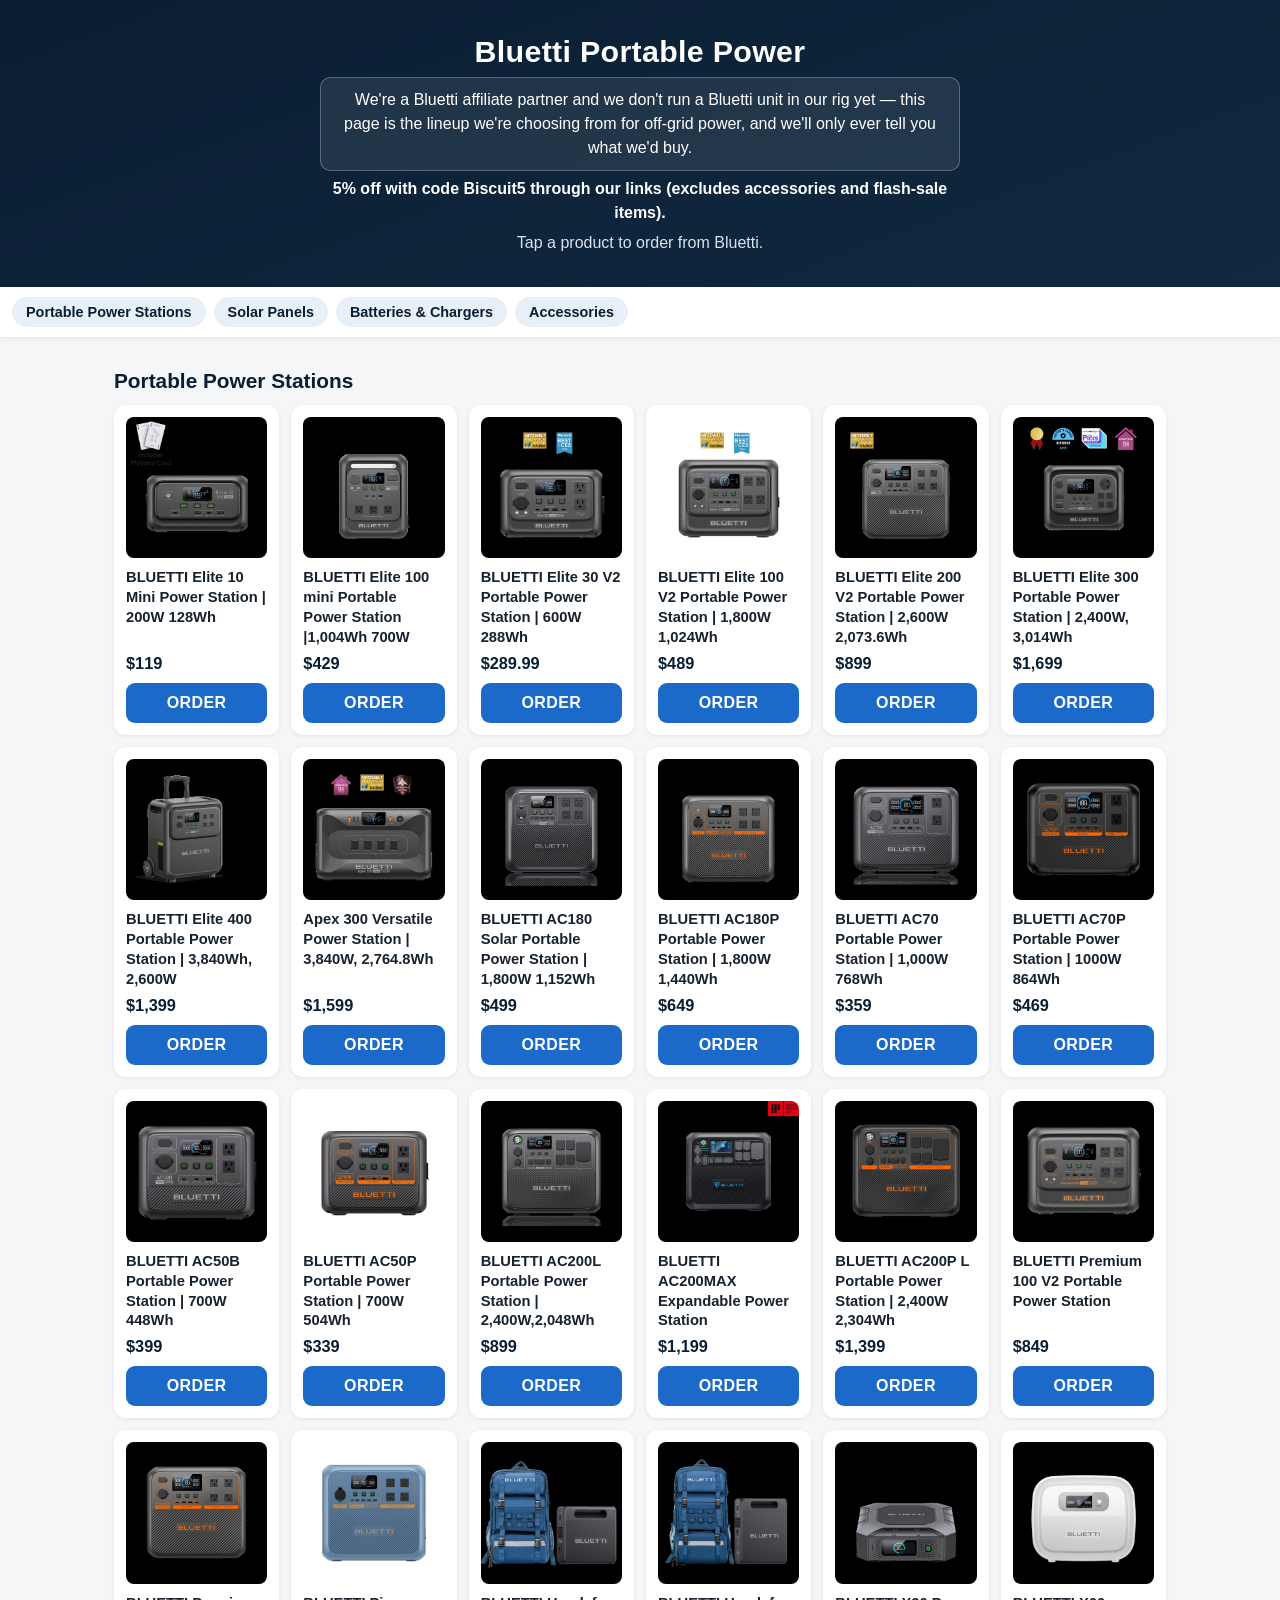
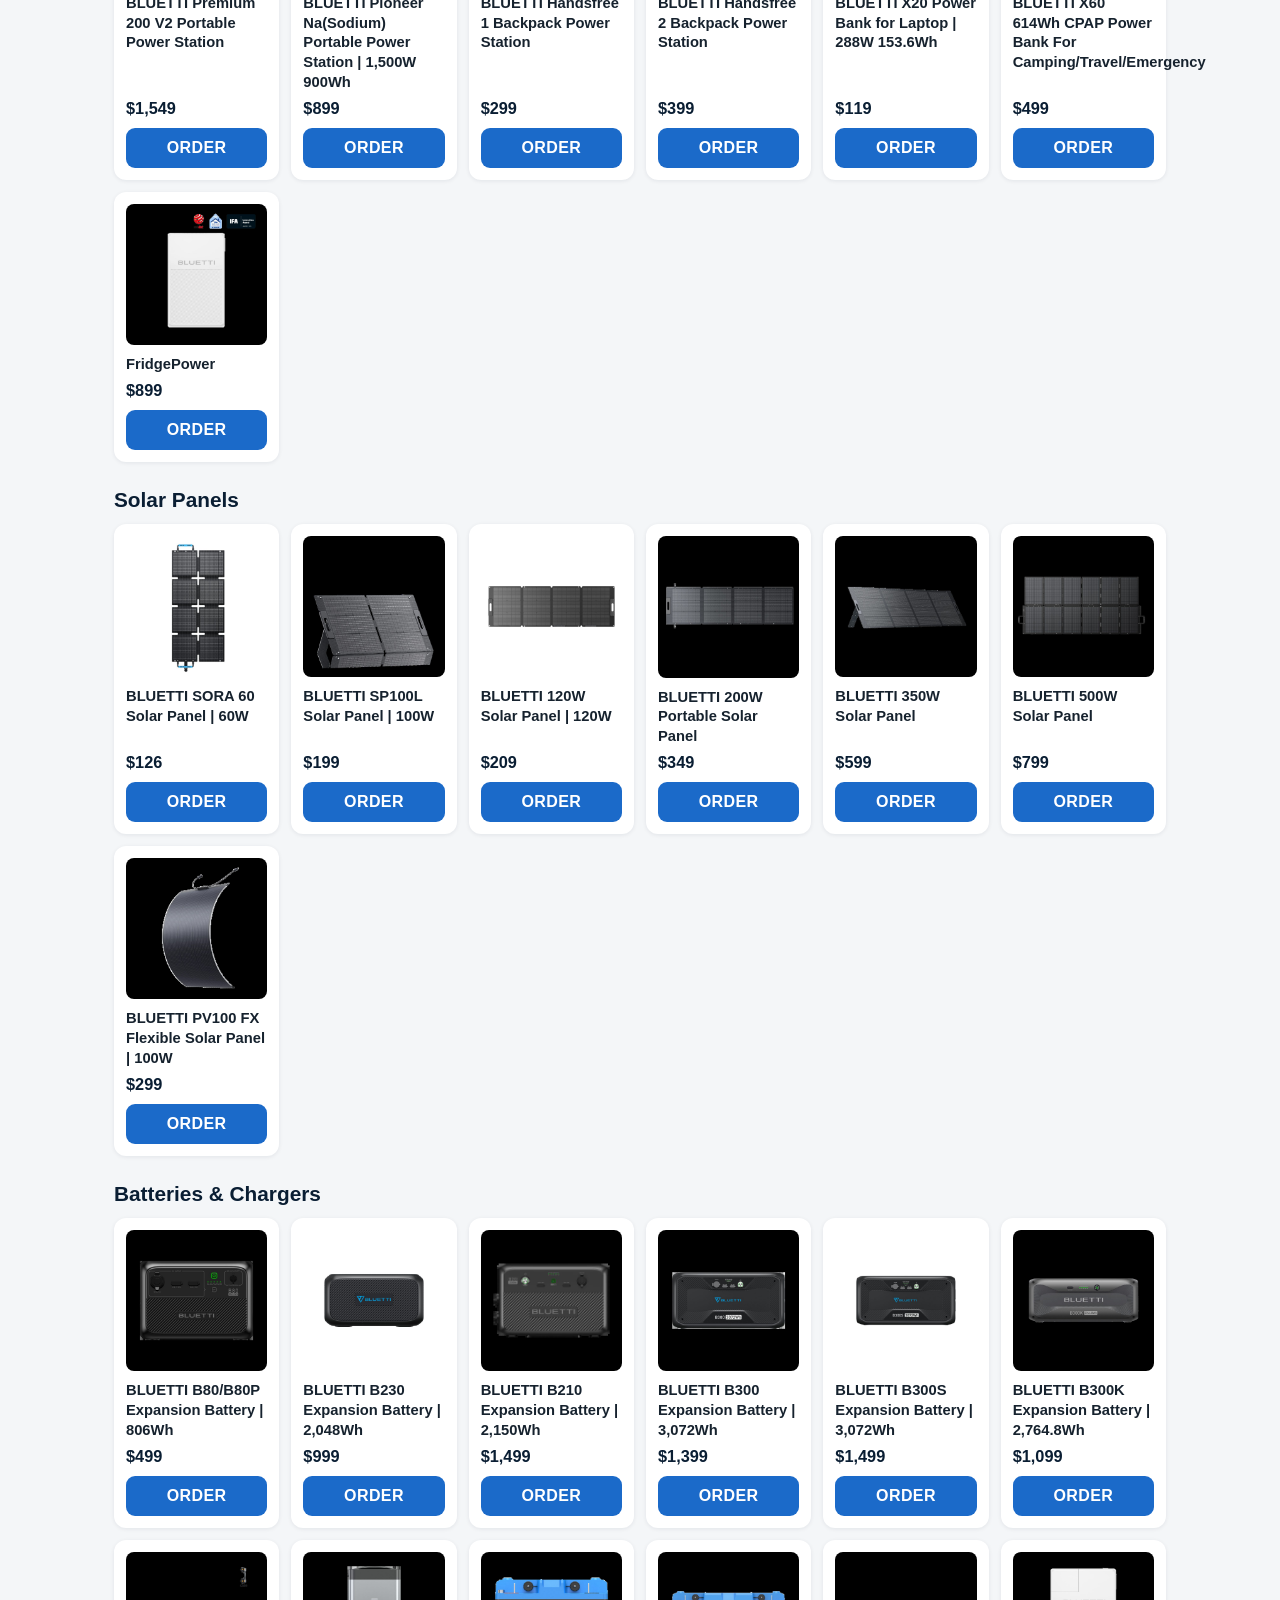
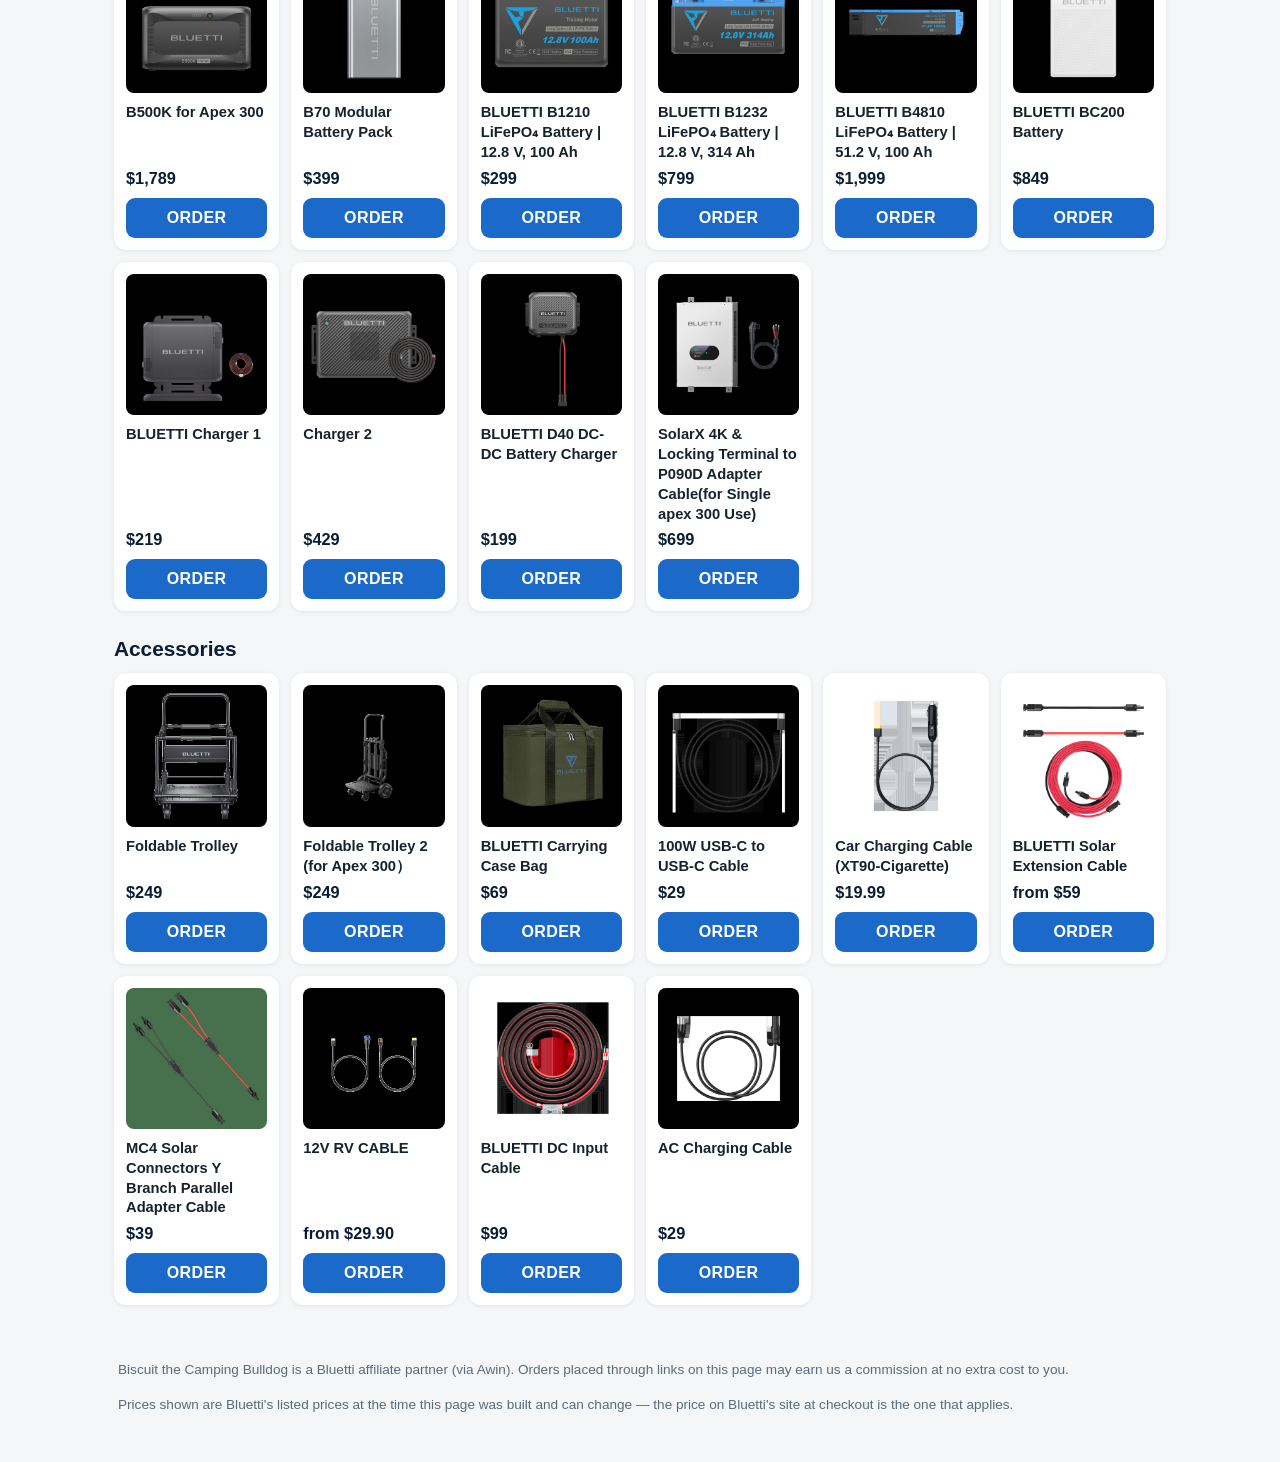
<file: bluetti/index.html>
<!DOCTYPE html>
<html lang="en">
<head>
<meta charset="utf-8">
<meta name="viewport" content="width=device-width, initial-scale=1">
<title>Bluetti Portable Power Stations, Solar Panels, Batteries &amp; Chargers — Shop</title>
<meta name="description" content="Bluetti portable power stations, solar panels, batteries and chargers. 5% off with code Biscuit5 through our links (excludes accessories and flash-sale items).">
<style>
:root{--navy:#0a1e33;--navy2:#10293f;--blue:#1b6ac9;--ink:#16222e;--mut:#5b6b7a;--bg:#f4f6f8;--card:#fff}
*{box-sizing:border-box}body{margin:0;font-family:-apple-system,'Segoe UI',Roboto,Helvetica,Arial,sans-serif;background:var(--bg);color:var(--ink)}
header{background:linear-gradient(160deg,var(--navy),var(--navy2));color:#fff;padding:34px 18px 26px;text-align:center}
header h1{margin:0 0 8px;font-size:1.9rem;letter-spacing:.3px}
header p{margin:6px auto;max-width:640px;line-height:1.5;color:#d7e4f0}
header .honest{background:rgba(255,255,255,.09);border:1px solid rgba(255,255,255,.25);border-radius:10px;padding:10px 14px;color:#fff}
header .code{font-weight:600;color:#fff}
nav{position:sticky;top:0;z-index:10;background:#fff;display:flex;gap:8px;overflow-x:auto;padding:10px 12px;box-shadow:0 1px 6px rgba(0,0,0,.08)}
nav a{white-space:nowrap;text-decoration:none;color:var(--navy);background:#e8eff6;border-radius:999px;padding:7px 14px;font-size:.9rem;font-weight:600}
main{max-width:1080px;margin:0 auto;padding:6px 14px 30px}
section h2{margin:26px 0 12px;font-size:1.3rem;color:var(--navy)}
.grid{display:grid;grid-template-columns:repeat(auto-fill,minmax(160px,1fr));gap:12px}
.card{background:var(--card);border-radius:12px;padding:12px;display:flex;flex-direction:column;box-shadow:0 1px 4px rgba(10,30,51,.08)}
.card img{width:100%;aspect-ratio:1/1;object-fit:contain;border-radius:8px;background:#fff}
.card h3{font-size:.92rem;line-height:1.35;margin:10px 0 6px;flex:1}
.price{font-weight:700;color:var(--navy);margin:0 0 10px;font-size:1.02rem}
.btn{display:block;text-align:center;background:var(--blue);color:#fff;text-decoration:none;font-weight:700;padding:11px;border-radius:9px;letter-spacing:.4px}
footer{max-width:1080px;margin:0 auto;padding:10px 18px 34px;color:var(--mut);font-size:.85rem;line-height:1.55}
</style>
<link rel="canonical" href="https://bluetti.biscuitthecampingbulldog.com/">
<meta name="robots" content="index, follow, max-image-preview:large, max-snippet:-1">
<meta property="og:type" content="website">
<meta property="og:site_name" content="Biscuit the Camping Bulldog — Bluetti Shop">
<meta property="og:title" content="Bluetti Portable Power Stations, Solar Panels, Batteries &amp; Chargers — Shop">
<meta property="og:description" content="Bluetti portable power stations, solar panels, batteries and chargers. 5% off with code Biscuit5 through our links (excludes accessories and flash-sale items).">
<meta property="og:url" content="https://bluetti.biscuitthecampingbulldog.com/">
<meta property="og:image" content="https://bluetti.biscuitthecampingbulldog.com/images/01-elite-10-mini-portable-power-station.jpg">
<meta property="og:image:alt" content="BLUETTI Elite 10 Mini Power Station | 200W 128Wh">
<meta name="twitter:card" content="summary_large_image">
<meta name="twitter:title" content="Bluetti Portable Power Stations, Solar Panels, Batteries &amp; Chargers — Shop">
<meta name="twitter:description" content="Bluetti portable power stations, solar panels, batteries and chargers. 5% off with code Biscuit5 through our links (excludes accessories and flash-sale items).">
<meta name="twitter:image" content="https://bluetti.biscuitthecampingbulldog.com/images/01-elite-10-mini-portable-power-station.jpg">
<script type="application/ld+json">
{
  "@context": "https://schema.org",
  "@type": "ItemList",
  "name": "Bluetti portable power stations, solar panels, batteries and chargers",
  "url": "https://bluetti.biscuitthecampingbulldog.com/",
  "numberOfItems": 58,
  "itemListElement": [
    {
      "@type": "ListItem",
      "position": 1,
      "item": {
        "@type": "Product",
        "name": "BLUETTI Elite 10 Mini Power Station | 200W 128Wh",
        "image": "https://bluetti.biscuitthecampingbulldog.com/images/01-elite-10-mini-portable-power-station.jpg",
        "url": "https://www.awin1.com/cread.php?awinmid=59271&awinaffid=3103812&ued=https%3A%2F%2Fwww.bluettipower.com%2Fproducts%2Felite-10-mini-portable-power-station",
        "offers": {
          "@type": "Offer",
          "url": "https://www.awin1.com/cread.php?awinmid=59271&awinaffid=3103812&ued=https%3A%2F%2Fwww.bluettipower.com%2Fproducts%2Felite-10-mini-portable-power-station",
          "priceCurrency": "USD",
          "price": "119",
          "availability": "https://schema.org/InStock"
        }
      }
    },
    {
      "@type": "ListItem",
      "position": 2,
      "item": {
        "@type": "Product",
        "name": "BLUETTI Elite 100 mini Portable Power Station |1,004Wh 700W",
        "image": "https://bluetti.biscuitthecampingbulldog.com/images/02-elite-100-mini-portable-power-station.jpg",
        "url": "https://www.awin1.com/cread.php?awinmid=59271&awinaffid=3103812&ued=https%3A%2F%2Fwww.bluettipower.com%2Fproducts%2Felite-100-mini-portable-power-station",
        "offers": {
          "@type": "Offer",
          "url": "https://www.awin1.com/cread.php?awinmid=59271&awinaffid=3103812&ued=https%3A%2F%2Fwww.bluettipower.com%2Fproducts%2Felite-100-mini-portable-power-station",
          "priceCurrency": "USD",
          "price": "429",
          "availability": "https://schema.org/InStock"
        }
      }
    },
    {
      "@type": "ListItem",
      "position": 3,
      "item": {
        "@type": "Product",
        "name": "BLUETTI Elite 30 V2 Portable Power Station | 600W 288Wh",
        "image": "https://bluetti.biscuitthecampingbulldog.com/images/03-elite-30-v2-portable-power-station.jpg",
        "url": "https://www.awin1.com/cread.php?awinmid=59271&awinaffid=3103812&ued=https%3A%2F%2Fwww.bluettipower.com%2Fproducts%2Felite-30-v2-portable-power-station",
        "offers": {
          "@type": "Offer",
          "url": "https://www.awin1.com/cread.php?awinmid=59271&awinaffid=3103812&ued=https%3A%2F%2Fwww.bluettipower.com%2Fproducts%2Felite-30-v2-portable-power-station",
          "priceCurrency": "USD",
          "price": "289.99",
          "availability": "https://schema.org/InStock"
        }
      }
    },
    {
      "@type": "ListItem",
      "position": 4,
      "item": {
        "@type": "Product",
        "name": "BLUETTI Elite 100 V2 Portable Power Station | 1,800W 1,024Wh",
        "image": "https://bluetti.biscuitthecampingbulldog.com/images/04-elite-100-v2-portable-power-station.jpg",
        "url": "https://www.awin1.com/cread.php?awinmid=59271&awinaffid=3103812&ued=https%3A%2F%2Fwww.bluettipower.com%2Fproducts%2Felite-100-v2-portable-power-station",
        "offers": {
          "@type": "Offer",
          "url": "https://www.awin1.com/cread.php?awinmid=59271&awinaffid=3103812&ued=https%3A%2F%2Fwww.bluettipower.com%2Fproducts%2Felite-100-v2-portable-power-station",
          "priceCurrency": "USD",
          "price": "489",
          "availability": "https://schema.org/InStock"
        }
      }
    },
    {
      "@type": "ListItem",
      "position": 5,
      "item": {
        "@type": "Product",
        "name": "BLUETTI Elite 200 V2 Portable Power Station | 2,600W 2,073.6Wh",
        "image": "https://bluetti.biscuitthecampingbulldog.com/images/05-elite-200-v2-portable-power-station.jpg",
        "url": "https://www.awin1.com/cread.php?awinmid=59271&awinaffid=3103812&ued=https%3A%2F%2Fwww.bluettipower.com%2Fproducts%2Felite-200-v2-portable-power-station",
        "offers": {
          "@type": "Offer",
          "url": "https://www.awin1.com/cread.php?awinmid=59271&awinaffid=3103812&ued=https%3A%2F%2Fwww.bluettipower.com%2Fproducts%2Felite-200-v2-portable-power-station",
          "priceCurrency": "USD",
          "price": "899",
          "availability": "https://schema.org/InStock"
        }
      }
    },
    {
      "@type": "ListItem",
      "position": 6,
      "item": {
        "@type": "Product",
        "name": "BLUETTI Elite 300 Portable Power Station | 2,400W, 3,014Wh",
        "image": "https://bluetti.biscuitthecampingbulldog.com/images/06-elite-300-portable-power-station.jpg",
        "url": "https://www.awin1.com/cread.php?awinmid=59271&awinaffid=3103812&ued=https%3A%2F%2Fwww.bluettipower.com%2Fproducts%2Felite-300-portable-power-station",
        "offers": {
          "@type": "Offer",
          "url": "https://www.awin1.com/cread.php?awinmid=59271&awinaffid=3103812&ued=https%3A%2F%2Fwww.bluettipower.com%2Fproducts%2Felite-300-portable-power-station",
          "priceCurrency": "USD",
          "price": "1699",
          "availability": "https://schema.org/InStock"
        }
      }
    },
    {
      "@type": "ListItem",
      "position": 7,
      "item": {
        "@type": "Product",
        "name": "BLUETTI Elite 400 Portable Power Station | 3,840Wh, 2,600W",
        "image": "https://bluetti.biscuitthecampingbulldog.com/images/07-elite-400-portable-power-station.jpg",
        "url": "https://www.awin1.com/cread.php?awinmid=59271&awinaffid=3103812&ued=https%3A%2F%2Fwww.bluettipower.com%2Fproducts%2Felite-400-portable-power-station",
        "offers": {
          "@type": "Offer",
          "url": "https://www.awin1.com/cread.php?awinmid=59271&awinaffid=3103812&ued=https%3A%2F%2Fwww.bluettipower.com%2Fproducts%2Felite-400-portable-power-station",
          "priceCurrency": "USD",
          "price": "1399",
          "availability": "https://schema.org/InStock"
        }
      }
    },
    {
      "@type": "ListItem",
      "position": 8,
      "item": {
        "@type": "Product",
        "name": "Apex 300 Versatile Power Station | 3,840W, 2,764.8Wh",
        "image": "https://bluetti.biscuitthecampingbulldog.com/images/08-apex-300-home-battery-backup.jpg",
        "url": "https://www.awin1.com/cread.php?awinmid=59271&awinaffid=3103812&ued=https%3A%2F%2Fwww.bluettipower.com%2Fproducts%2Fapex-300-home-battery-backup",
        "offers": {
          "@type": "Offer",
          "url": "https://www.awin1.com/cread.php?awinmid=59271&awinaffid=3103812&ued=https%3A%2F%2Fwww.bluettipower.com%2Fproducts%2Fapex-300-home-battery-backup",
          "priceCurrency": "USD",
          "price": "1599",
          "availability": "https://schema.org/InStock"
        }
      }
    },
    {
      "@type": "ListItem",
      "position": 9,
      "item": {
        "@type": "Product",
        "name": "BLUETTI AC180 Solar Portable Power Station | 1,800W 1,152Wh",
        "image": "https://bluetti.biscuitthecampingbulldog.com/images/09-ac180.jpg",
        "url": "https://www.awin1.com/cread.php?awinmid=59271&awinaffid=3103812&ued=https%3A%2F%2Fwww.bluettipower.com%2Fproducts%2Fac180",
        "offers": {
          "@type": "Offer",
          "url": "https://www.awin1.com/cread.php?awinmid=59271&awinaffid=3103812&ued=https%3A%2F%2Fwww.bluettipower.com%2Fproducts%2Fac180",
          "priceCurrency": "USD",
          "price": "499",
          "availability": "https://schema.org/InStock"
        }
      }
    },
    {
      "@type": "ListItem",
      "position": 10,
      "item": {
        "@type": "Product",
        "name": "BLUETTI AC180P Portable Power Station | 1,800W 1,440Wh",
        "image": "https://bluetti.biscuitthecampingbulldog.com/images/10-ac180p.jpg",
        "url": "https://www.awin1.com/cread.php?awinmid=59271&awinaffid=3103812&ued=https%3A%2F%2Fwww.bluettipower.com%2Fproducts%2Fac180p",
        "offers": {
          "@type": "Offer",
          "url": "https://www.awin1.com/cread.php?awinmid=59271&awinaffid=3103812&ued=https%3A%2F%2Fwww.bluettipower.com%2Fproducts%2Fac180p",
          "priceCurrency": "USD",
          "price": "649",
          "availability": "https://schema.org/InStock"
        }
      }
    },
    {
      "@type": "ListItem",
      "position": 11,
      "item": {
        "@type": "Product",
        "name": "BLUETTI AC70 Portable Power Station | 1,000W 768Wh",
        "image": "https://bluetti.biscuitthecampingbulldog.com/images/11-ac70.jpg",
        "url": "https://www.awin1.com/cread.php?awinmid=59271&awinaffid=3103812&ued=https%3A%2F%2Fwww.bluettipower.com%2Fproducts%2Fac70",
        "offers": {
          "@type": "Offer",
          "url": "https://www.awin1.com/cread.php?awinmid=59271&awinaffid=3103812&ued=https%3A%2F%2Fwww.bluettipower.com%2Fproducts%2Fac70",
          "priceCurrency": "USD",
          "price": "359",
          "availability": "https://schema.org/InStock"
        }
      }
    },
    {
      "@type": "ListItem",
      "position": 12,
      "item": {
        "@type": "Product",
        "name": "BLUETTI AC70P Portable Power Station | 1000W 864Wh",
        "image": "https://bluetti.biscuitthecampingbulldog.com/images/12-bluetti-ac70p.jpg",
        "url": "https://www.awin1.com/cread.php?awinmid=59271&awinaffid=3103812&ued=https%3A%2F%2Fwww.bluettipower.com%2Fproducts%2Fbluetti-ac70p",
        "offers": {
          "@type": "Offer",
          "url": "https://www.awin1.com/cread.php?awinmid=59271&awinaffid=3103812&ued=https%3A%2F%2Fwww.bluettipower.com%2Fproducts%2Fbluetti-ac70p",
          "priceCurrency": "USD",
          "price": "469",
          "availability": "https://schema.org/InStock"
        }
      }
    },
    {
      "@type": "ListItem",
      "position": 13,
      "item": {
        "@type": "Product",
        "name": "BLUETTI AC50B Portable Power Station | 700W 448Wh",
        "image": "https://bluetti.biscuitthecampingbulldog.com/images/13-ac50b.jpg",
        "url": "https://www.awin1.com/cread.php?awinmid=59271&awinaffid=3103812&ued=https%3A%2F%2Fwww.bluettipower.com%2Fproducts%2Fac50b",
        "offers": {
          "@type": "Offer",
          "url": "https://www.awin1.com/cread.php?awinmid=59271&awinaffid=3103812&ued=https%3A%2F%2Fwww.bluettipower.com%2Fproducts%2Fac50b",
          "priceCurrency": "USD",
          "price": "399",
          "availability": "https://schema.org/InStock"
        }
      }
    },
    {
      "@type": "ListItem",
      "position": 14,
      "item": {
        "@type": "Product",
        "name": "BLUETTI AC50P Portable Power Station | 700W 504Wh",
        "image": "https://bluetti.biscuitthecampingbulldog.com/images/14-bluetti-ac50p-portable-power-station.jpg",
        "url": "https://www.awin1.com/cread.php?awinmid=59271&awinaffid=3103812&ued=https%3A%2F%2Fwww.bluettipower.com%2Fproducts%2Fbluetti-ac50p-portable-power-station",
        "offers": {
          "@type": "Offer",
          "url": "https://www.awin1.com/cread.php?awinmid=59271&awinaffid=3103812&ued=https%3A%2F%2Fwww.bluettipower.com%2Fproducts%2Fbluetti-ac50p-portable-power-station",
          "priceCurrency": "USD",
          "price": "339",
          "availability": "https://schema.org/InStock"
        }
      }
    },
    {
      "@type": "ListItem",
      "position": 15,
      "item": {
        "@type": "Product",
        "name": "BLUETTI AC200L Portable Power Station  | 2,400W,2,048Wh",
        "image": "https://bluetti.biscuitthecampingbulldog.com/images/15-ac200l-portable-power-station.jpg",
        "url": "https://www.awin1.com/cread.php?awinmid=59271&awinaffid=3103812&ued=https%3A%2F%2Fwww.bluettipower.com%2Fproducts%2Fac200l-portable-power-station",
        "offers": {
          "@type": "Offer",
          "url": "https://www.awin1.com/cread.php?awinmid=59271&awinaffid=3103812&ued=https%3A%2F%2Fwww.bluettipower.com%2Fproducts%2Fac200l-portable-power-station",
          "priceCurrency": "USD",
          "price": "899",
          "availability": "https://schema.org/InStock"
        }
      }
    },
    {
      "@type": "ListItem",
      "position": 16,
      "item": {
        "@type": "Product",
        "name": "BLUETTI AC200MAX Expandable Power Station",
        "image": "https://bluetti.biscuitthecampingbulldog.com/images/16-ac200max-power-station.jpg",
        "url": "https://www.awin1.com/cread.php?awinmid=59271&awinaffid=3103812&ued=https%3A%2F%2Fwww.bluettipower.com%2Fproducts%2Fac200max-power-station",
        "offers": {
          "@type": "Offer",
          "url": "https://www.awin1.com/cread.php?awinmid=59271&awinaffid=3103812&ued=https%3A%2F%2Fwww.bluettipower.com%2Fproducts%2Fac200max-power-station",
          "priceCurrency": "USD",
          "price": "1199",
          "availability": "https://schema.org/InStock"
        }
      }
    },
    {
      "@type": "ListItem",
      "position": 17,
      "item": {
        "@type": "Product",
        "name": "BLUETTI AC200P L Portable Power Station | 2,400W 2,304Wh",
        "image": "https://bluetti.biscuitthecampingbulldog.com/images/17-ac200p-l.jpg",
        "url": "https://www.awin1.com/cread.php?awinmid=59271&awinaffid=3103812&ued=https%3A%2F%2Fwww.bluettipower.com%2Fproducts%2Fac200p-l",
        "offers": {
          "@type": "Offer",
          "url": "https://www.awin1.com/cread.php?awinmid=59271&awinaffid=3103812&ued=https%3A%2F%2Fwww.bluettipower.com%2Fproducts%2Fac200p-l",
          "priceCurrency": "USD",
          "price": "1399",
          "availability": "https://schema.org/InStock"
        }
      }
    },
    {
      "@type": "ListItem",
      "position": 18,
      "item": {
        "@type": "Product",
        "name": "BLUETTI Premium 100 V2 Portable Power Station",
        "image": "https://bluetti.biscuitthecampingbulldog.com/images/18-bluetti-premium-100-v2-portable-power-station.jpg",
        "url": "https://www.awin1.com/cread.php?awinmid=59271&awinaffid=3103812&ued=https%3A%2F%2Fwww.bluettipower.com%2Fproducts%2Fbluetti-premium-100-v2-portable-power-station",
        "offers": {
          "@type": "Offer",
          "url": "https://www.awin1.com/cread.php?awinmid=59271&awinaffid=3103812&ued=https%3A%2F%2Fwww.bluettipower.com%2Fproducts%2Fbluetti-premium-100-v2-portable-power-station",
          "priceCurrency": "USD",
          "price": "849",
          "availability": "https://schema.org/InStock"
        }
      }
    },
    {
      "@type": "ListItem",
      "position": 19,
      "item": {
        "@type": "Product",
        "name": "BLUETTI Premium 200 V2 Portable Power Station",
        "image": "https://bluetti.biscuitthecampingbulldog.com/images/19-bluetti-premium-200-v2-portable-power-station.jpg",
        "url": "https://www.awin1.com/cread.php?awinmid=59271&awinaffid=3103812&ued=https%3A%2F%2Fwww.bluettipower.com%2Fproducts%2Fbluetti-premium-200-v2-portable-power-station",
        "offers": {
          "@type": "Offer",
          "url": "https://www.awin1.com/cread.php?awinmid=59271&awinaffid=3103812&ued=https%3A%2F%2Fwww.bluettipower.com%2Fproducts%2Fbluetti-premium-200-v2-portable-power-station",
          "priceCurrency": "USD",
          "price": "1549",
          "availability": "https://schema.org/InStock"
        }
      }
    },
    {
      "@type": "ListItem",
      "position": 20,
      "item": {
        "@type": "Product",
        "name": "BLUETTI Pioneer Na(Sodium) Portable Power Station | 1,500W 900Wh",
        "image": "https://bluetti.biscuitthecampingbulldog.com/images/20-sodium-ion-battery-pioneer-na.jpg",
        "url": "https://www.awin1.com/cread.php?awinmid=59271&awinaffid=3103812&ued=https%3A%2F%2Fwww.bluettipower.com%2Fproducts%2Fsodium-ion-battery-pioneer-na",
        "offers": {
          "@type": "Offer",
          "url": "https://www.awin1.com/cread.php?awinmid=59271&awinaffid=3103812&ued=https%3A%2F%2Fwww.bluettipower.com%2Fproducts%2Fsodium-ion-battery-pioneer-na",
          "priceCurrency": "USD",
          "price": "899",
          "availability": "https://schema.org/InStock"
        }
      }
    },
    {
      "@type": "ListItem",
      "position": 21,
      "item": {
        "@type": "Product",
        "name": "BLUETTI Handsfree 1 Backpack Power Station",
        "image": "https://bluetti.biscuitthecampingbulldog.com/images/21-handsfree1-portable-backpack-power.jpg",
        "url": "https://www.awin1.com/cread.php?awinmid=59271&awinaffid=3103812&ued=https%3A%2F%2Fwww.bluettipower.com%2Fproducts%2Fhandsfree1-portable-backpack-power",
        "offers": {
          "@type": "Offer",
          "url": "https://www.awin1.com/cread.php?awinmid=59271&awinaffid=3103812&ued=https%3A%2F%2Fwww.bluettipower.com%2Fproducts%2Fhandsfree1-portable-backpack-power",
          "priceCurrency": "USD",
          "price": "299",
          "availability": "https://schema.org/InStock"
        }
      }
    },
    {
      "@type": "ListItem",
      "position": 22,
      "item": {
        "@type": "Product",
        "name": "BLUETTI Handsfree 2 Backpack Power Station",
        "image": "https://bluetti.biscuitthecampingbulldog.com/images/22-bluetti-handsfree-2-backpack-powerstation.jpg",
        "url": "https://www.awin1.com/cread.php?awinmid=59271&awinaffid=3103812&ued=https%3A%2F%2Fwww.bluettipower.com%2Fproducts%2Fbluetti-handsfree-2-backpack-powerstation",
        "offers": {
          "@type": "Offer",
          "url": "https://www.awin1.com/cread.php?awinmid=59271&awinaffid=3103812&ued=https%3A%2F%2Fwww.bluettipower.com%2Fproducts%2Fbluetti-handsfree-2-backpack-powerstation",
          "priceCurrency": "USD",
          "price": "399",
          "availability": "https://schema.org/InStock"
        }
      }
    },
    {
      "@type": "ListItem",
      "position": 23,
      "item": {
        "@type": "Product",
        "name": "BLUETTI X20 Power Bank for Laptop | 288W 153.6Wh",
        "image": "https://bluetti.biscuitthecampingbulldog.com/images/23-x20-portable-power-bank.jpg",
        "url": "https://www.awin1.com/cread.php?awinmid=59271&awinaffid=3103812&ued=https%3A%2F%2Fwww.bluettipower.com%2Fproducts%2Fx20-portable-power-bank",
        "offers": {
          "@type": "Offer",
          "url": "https://www.awin1.com/cread.php?awinmid=59271&awinaffid=3103812&ued=https%3A%2F%2Fwww.bluettipower.com%2Fproducts%2Fx20-portable-power-bank",
          "priceCurrency": "USD",
          "price": "119",
          "availability": "https://schema.org/InStock"
        }
      }
    },
    {
      "@type": "ListItem",
      "position": 24,
      "item": {
        "@type": "Product",
        "name": "BLUETTI  X60  614Wh CPAP Power Bank For Camping/Travel/Emergency",
        "image": "https://bluetti.biscuitthecampingbulldog.com/images/24-bluetti-x60-614wh-cpap-power-bank.jpg",
        "url": "https://www.awin1.com/cread.php?awinmid=59271&awinaffid=3103812&ued=https%3A%2F%2Fwww.bluettipower.com%2Fproducts%2Fbluetti-x60-614wh-cpap-power-bank",
        "offers": {
          "@type": "Offer",
          "url": "https://www.awin1.com/cread.php?awinmid=59271&awinaffid=3103812&ued=https%3A%2F%2Fwww.bluettipower.com%2Fproducts%2Fbluetti-x60-614wh-cpap-power-bank",
          "priceCurrency": "USD",
          "price": "499",
          "availability": "https://schema.org/InStock"
        }
      }
    },
    {
      "@type": "ListItem",
      "position": 25,
      "item": {
        "@type": "Product",
        "name": "FridgePower",
        "image": "https://bluetti.biscuitthecampingbulldog.com/images/25-fridgepower-battery-backup.jpg",
        "url": "https://www.awin1.com/cread.php?awinmid=59271&awinaffid=3103812&ued=https%3A%2F%2Fwww.bluettipower.com%2Fproducts%2Ffridgepower-battery-backup",
        "offers": {
          "@type": "Offer",
          "url": "https://www.awin1.com/cread.php?awinmid=59271&awinaffid=3103812&ued=https%3A%2F%2Fwww.bluettipower.com%2Fproducts%2Ffridgepower-battery-backup",
          "priceCurrency": "USD",
          "price": "899",
          "availability": "https://schema.org/InStock"
        }
      }
    },
    {
      "@type": "ListItem",
      "position": 26,
      "item": {
        "@type": "Product",
        "name": "BLUETTI SORA 60 Solar Panel | 60W",
        "image": "https://bluetti.biscuitthecampingbulldog.com/images/26-bluetti-sora-60-solar-panel-60w.jpg",
        "url": "https://www.awin1.com/cread.php?awinmid=59271&awinaffid=3103812&ued=https%3A%2F%2Fwww.bluettipower.com%2Fproducts%2Fbluetti-sora-60-solar-panel-60w",
        "offers": {
          "@type": "Offer",
          "url": "https://www.awin1.com/cread.php?awinmid=59271&awinaffid=3103812&ued=https%3A%2F%2Fwww.bluettipower.com%2Fproducts%2Fbluetti-sora-60-solar-panel-60w",
          "priceCurrency": "USD",
          "price": "126",
          "availability": "https://schema.org/InStock"
        }
      }
    },
    {
      "@type": "ListItem",
      "position": 27,
      "item": {
        "@type": "Product",
        "name": "BLUETTI SP100L Solar Panel | 100W",
        "image": "https://bluetti.biscuitthecampingbulldog.com/images/27-foldable-solar-panel-sp100l.jpg",
        "url": "https://www.awin1.com/cread.php?awinmid=59271&awinaffid=3103812&ued=https%3A%2F%2Fwww.bluettipower.com%2Fproducts%2Ffoldable-solar-panel-sp100l",
        "offers": {
          "@type": "Offer",
          "url": "https://www.awin1.com/cread.php?awinmid=59271&awinaffid=3103812&ued=https%3A%2F%2Fwww.bluettipower.com%2Fproducts%2Ffoldable-solar-panel-sp100l",
          "priceCurrency": "USD",
          "price": "199",
          "availability": "https://schema.org/InStock"
        }
      }
    },
    {
      "@type": "ListItem",
      "position": 28,
      "item": {
        "@type": "Product",
        "name": "BLUETTI 120W Solar Panel | 120W",
        "image": "https://bluetti.biscuitthecampingbulldog.com/images/28-bluetti-pv120s-solar-panel-120w.jpg",
        "url": "https://www.awin1.com/cread.php?awinmid=59271&awinaffid=3103812&ued=https%3A%2F%2Fwww.bluettipower.com%2Fproducts%2Fbluetti-pv120s-solar-panel-120w",
        "offers": {
          "@type": "Offer",
          "url": "https://www.awin1.com/cread.php?awinmid=59271&awinaffid=3103812&ued=https%3A%2F%2Fwww.bluettipower.com%2Fproducts%2Fbluetti-pv120s-solar-panel-120w",
          "priceCurrency": "USD",
          "price": "209",
          "availability": "https://schema.org/InStock"
        }
      }
    },
    {
      "@type": "ListItem",
      "position": 29,
      "item": {
        "@type": "Product",
        "name": "BLUETTI 200W Portable Solar Panel",
        "image": "https://bluetti.biscuitthecampingbulldog.com/images/29-bluetti-sp200l-solar-panel-200w.jpg",
        "url": "https://www.awin1.com/cread.php?awinmid=59271&awinaffid=3103812&ued=https%3A%2F%2Fwww.bluettipower.com%2Fproducts%2Fbluetti-sp200l-solar-panel-200w",
        "offers": {
          "@type": "Offer",
          "url": "https://www.awin1.com/cread.php?awinmid=59271&awinaffid=3103812&ued=https%3A%2F%2Fwww.bluettipower.com%2Fproducts%2Fbluetti-sp200l-solar-panel-200w",
          "priceCurrency": "USD",
          "price": "349",
          "availability": "https://schema.org/InStock"
        }
      }
    },
    {
      "@type": "ListItem",
      "position": 30,
      "item": {
        "@type": "Product",
        "name": "BLUETTI 350W Solar Panel",
        "image": "https://bluetti.biscuitthecampingbulldog.com/images/30-350w-solar-panel.jpg",
        "url": "https://www.awin1.com/cread.php?awinmid=59271&awinaffid=3103812&ued=https%3A%2F%2Fwww.bluettipower.com%2Fproducts%2F350w-solar-panel",
        "offers": {
          "@type": "Offer",
          "url": "https://www.awin1.com/cread.php?awinmid=59271&awinaffid=3103812&ued=https%3A%2F%2Fwww.bluettipower.com%2Fproducts%2F350w-solar-panel",
          "priceCurrency": "USD",
          "price": "599",
          "availability": "https://schema.org/InStock"
        }
      }
    },
    {
      "@type": "ListItem",
      "position": 31,
      "item": {
        "@type": "Product",
        "name": "BLUETTI 500W Solar Panel",
        "image": "https://bluetti.biscuitthecampingbulldog.com/images/31-500w-portable-solar-panel.jpg",
        "url": "https://www.awin1.com/cread.php?awinmid=59271&awinaffid=3103812&ued=https%3A%2F%2Fwww.bluettipower.com%2Fproducts%2F500w-portable-solar-panel",
        "offers": {
          "@type": "Offer",
          "url": "https://www.awin1.com/cread.php?awinmid=59271&awinaffid=3103812&ued=https%3A%2F%2Fwww.bluettipower.com%2Fproducts%2F500w-portable-solar-panel",
          "priceCurrency": "USD",
          "price": "799",
          "availability": "https://schema.org/InStock"
        }
      }
    },
    {
      "@type": "ListItem",
      "position": 32,
      "item": {
        "@type": "Product",
        "name": "BLUETTI PV100 FX Flexible Solar Panel | 100W",
        "image": "https://bluetti.biscuitthecampingbulldog.com/images/32-pv100fx-flexible-solar-panel.jpg",
        "url": "https://www.awin1.com/cread.php?awinmid=59271&awinaffid=3103812&ued=https%3A%2F%2Fwww.bluettipower.com%2Fproducts%2Fpv100fx-flexible-solar-panel",
        "offers": {
          "@type": "Offer",
          "url": "https://www.awin1.com/cread.php?awinmid=59271&awinaffid=3103812&ued=https%3A%2F%2Fwww.bluettipower.com%2Fproducts%2Fpv100fx-flexible-solar-panel",
          "priceCurrency": "USD",
          "price": "299",
          "availability": "https://schema.org/InStock"
        }
      }
    },
    {
      "@type": "ListItem",
      "position": 33,
      "item": {
        "@type": "Product",
        "name": "BLUETTI B80/B80P Expansion Battery | 806Wh",
        "image": "https://bluetti.biscuitthecampingbulldog.com/images/33-b80.jpg",
        "url": "https://www.awin1.com/cread.php?awinmid=59271&awinaffid=3103812&ued=https%3A%2F%2Fwww.bluettipower.com%2Fproducts%2Fb80",
        "offers": {
          "@type": "Offer",
          "url": "https://www.awin1.com/cread.php?awinmid=59271&awinaffid=3103812&ued=https%3A%2F%2Fwww.bluettipower.com%2Fproducts%2Fb80",
          "priceCurrency": "USD",
          "price": "499",
          "availability": "https://schema.org/InStock"
        }
      }
    },
    {
      "@type": "ListItem",
      "position": 34,
      "item": {
        "@type": "Product",
        "name": "BLUETTI B230 Expansion Battery | 2,048Wh",
        "image": "https://bluetti.biscuitthecampingbulldog.com/images/34-b230-battery-pack.jpg",
        "url": "https://www.awin1.com/cread.php?awinmid=59271&awinaffid=3103812&ued=https%3A%2F%2Fwww.bluettipower.com%2Fproducts%2Fb230-battery-pack",
        "offers": {
          "@type": "Offer",
          "url": "https://www.awin1.com/cread.php?awinmid=59271&awinaffid=3103812&ued=https%3A%2F%2Fwww.bluettipower.com%2Fproducts%2Fb230-battery-pack",
          "priceCurrency": "USD",
          "price": "999",
          "availability": "https://schema.org/InStock"
        }
      }
    },
    {
      "@type": "ListItem",
      "position": 35,
      "item": {
        "@type": "Product",
        "name": "BLUETTI B210 Expansion Battery | 2,150Wh",
        "image": "https://bluetti.biscuitthecampingbulldog.com/images/35-b210.jpg",
        "url": "https://www.awin1.com/cread.php?awinmid=59271&awinaffid=3103812&ued=https%3A%2F%2Fwww.bluettipower.com%2Fproducts%2Fb210",
        "offers": {
          "@type": "Offer",
          "url": "https://www.awin1.com/cread.php?awinmid=59271&awinaffid=3103812&ued=https%3A%2F%2Fwww.bluettipower.com%2Fproducts%2Fb210",
          "priceCurrency": "USD",
          "price": "1499",
          "availability": "https://schema.org/InStock"
        }
      }
    },
    {
      "@type": "ListItem",
      "position": 36,
      "item": {
        "@type": "Product",
        "name": "BLUETTI B300 Expansion Battery | 3,072Wh",
        "image": "https://bluetti.biscuitthecampingbulldog.com/images/36-b300.jpg",
        "url": "https://www.awin1.com/cread.php?awinmid=59271&awinaffid=3103812&ued=https%3A%2F%2Fwww.bluettipower.com%2Fproducts%2Fb300",
        "offers": {
          "@type": "Offer",
          "url": "https://www.awin1.com/cread.php?awinmid=59271&awinaffid=3103812&ued=https%3A%2F%2Fwww.bluettipower.com%2Fproducts%2Fb300",
          "priceCurrency": "USD",
          "price": "1399",
          "availability": "https://schema.org/InStock"
        }
      }
    },
    {
      "@type": "ListItem",
      "position": 37,
      "item": {
        "@type": "Product",
        "name": "BLUETTI B300S Expansion Battery | 3,072Wh",
        "image": "https://bluetti.biscuitthecampingbulldog.com/images/37-bluetti-b300s-expansion-battery.jpg",
        "url": "https://www.awin1.com/cread.php?awinmid=59271&awinaffid=3103812&ued=https%3A%2F%2Fwww.bluettipower.com%2Fproducts%2Fbluetti-b300s-expansion-battery",
        "offers": {
          "@type": "Offer",
          "url": "https://www.awin1.com/cread.php?awinmid=59271&awinaffid=3103812&ued=https%3A%2F%2Fwww.bluettipower.com%2Fproducts%2Fbluetti-b300s-expansion-battery",
          "priceCurrency": "USD",
          "price": "1499",
          "availability": "https://schema.org/InStock"
        }
      }
    },
    {
      "@type": "ListItem",
      "position": 38,
      "item": {
        "@type": "Product",
        "name": "BLUETTI B300K Expansion Battery | 2,764.8Wh",
        "image": "https://bluetti.biscuitthecampingbulldog.com/images/38-bluetti-b300k-expansion-battery.jpg",
        "url": "https://www.awin1.com/cread.php?awinmid=59271&awinaffid=3103812&ued=https%3A%2F%2Fwww.bluettipower.com%2Fproducts%2Fbluetti-b300k-expansion-battery",
        "offers": {
          "@type": "Offer",
          "url": "https://www.awin1.com/cread.php?awinmid=59271&awinaffid=3103812&ued=https%3A%2F%2Fwww.bluettipower.com%2Fproducts%2Fbluetti-b300k-expansion-battery",
          "priceCurrency": "USD",
          "price": "1099",
          "availability": "https://schema.org/InStock"
        }
      }
    },
    {
      "@type": "ListItem",
      "position": 39,
      "item": {
        "@type": "Product",
        "name": "B500K for Apex 300",
        "image": "https://bluetti.biscuitthecampingbulldog.com/images/39-b500k-expansion-battery.jpg",
        "url": "https://www.awin1.com/cread.php?awinmid=59271&awinaffid=3103812&ued=https%3A%2F%2Fwww.bluettipower.com%2Fproducts%2Fb500k-expansion-battery",
        "offers": {
          "@type": "Offer",
          "url": "https://www.awin1.com/cread.php?awinmid=59271&awinaffid=3103812&ued=https%3A%2F%2Fwww.bluettipower.com%2Fproducts%2Fb500k-expansion-battery",
          "priceCurrency": "USD",
          "price": "1789",
          "availability": "https://schema.org/InStock"
        }
      }
    },
    {
      "@type": "ListItem",
      "position": 40,
      "item": {
        "@type": "Product",
        "name": "B70 Modular Battery Pack",
        "image": "https://bluetti.biscuitthecampingbulldog.com/images/40-b70-modular-battery-pack.jpg",
        "url": "https://www.awin1.com/cread.php?awinmid=59271&awinaffid=3103812&ued=https%3A%2F%2Fwww.bluettipower.com%2Fproducts%2Fb70-modular-battery-pack",
        "offers": {
          "@type": "Offer",
          "url": "https://www.awin1.com/cread.php?awinmid=59271&awinaffid=3103812&ued=https%3A%2F%2Fwww.bluettipower.com%2Fproducts%2Fb70-modular-battery-pack",
          "priceCurrency": "USD",
          "price": "399",
          "availability": "https://schema.org/InStock"
        }
      }
    },
    {
      "@type": "ListItem",
      "position": 41,
      "item": {
        "@type": "Product",
        "name": "BLUETTI B1210 LiFePO₄ Battery | 12.8 V, 100 Ah",
        "image": "https://bluetti.biscuitthecampingbulldog.com/images/41-lifepo4-lithium-batteries.jpg",
        "url": "https://www.awin1.com/cread.php?awinmid=59271&awinaffid=3103812&ued=https%3A%2F%2Fwww.bluettipower.com%2Fproducts%2Flifepo4-lithium-batteries",
        "offers": {
          "@type": "Offer",
          "url": "https://www.awin1.com/cread.php?awinmid=59271&awinaffid=3103812&ued=https%3A%2F%2Fwww.bluettipower.com%2Fproducts%2Flifepo4-lithium-batteries",
          "priceCurrency": "USD",
          "price": "299",
          "availability": "https://schema.org/InStock"
        }
      }
    },
    {
      "@type": "ListItem",
      "position": 42,
      "item": {
        "@type": "Product",
        "name": "BLUETTI B1232 LiFePO₄ Battery | 12.8 V, 314 Ah",
        "image": "https://bluetti.biscuitthecampingbulldog.com/images/42-bluetti-b1232-lifepo-battery-12-8-v-314-ah.jpg",
        "url": "https://www.awin1.com/cread.php?awinmid=59271&awinaffid=3103812&ued=https%3A%2F%2Fwww.bluettipower.com%2Fproducts%2Fbluetti-b1232-lifepo-battery-12-8-v-314-ah",
        "offers": {
          "@type": "Offer",
          "url": "https://www.awin1.com/cread.php?awinmid=59271&awinaffid=3103812&ued=https%3A%2F%2Fwww.bluettipower.com%2Fproducts%2Fbluetti-b1232-lifepo-battery-12-8-v-314-ah",
          "priceCurrency": "USD",
          "price": "799",
          "availability": "https://schema.org/InStock"
        }
      }
    },
    {
      "@type": "ListItem",
      "position": 43,
      "item": {
        "@type": "Product",
        "name": "BLUETTI B4810 LiFePO₄ Battery | 51.2 V, 100 Ah",
        "image": "https://bluetti.biscuitthecampingbulldog.com/images/43-bluetti-b4810-lifepo-battery-51-2-v-100-ah.jpg",
        "url": "https://www.awin1.com/cread.php?awinmid=59271&awinaffid=3103812&ued=https%3A%2F%2Fwww.bluettipower.com%2Fproducts%2Fbluetti-b4810-lifepo-battery-51-2-v-100-ah",
        "offers": {
          "@type": "Offer",
          "url": "https://www.awin1.com/cread.php?awinmid=59271&awinaffid=3103812&ued=https%3A%2F%2Fwww.bluettipower.com%2Fproducts%2Fbluetti-b4810-lifepo-battery-51-2-v-100-ah",
          "priceCurrency": "USD",
          "price": "1999",
          "availability": "https://schema.org/InStock"
        }
      }
    },
    {
      "@type": "ListItem",
      "position": 44,
      "item": {
        "@type": "Product",
        "name": "BLUETTI BC200 Battery",
        "image": "https://bluetti.biscuitthecampingbulldog.com/images/44-bluetti-bluecell-200-battery.jpg",
        "url": "https://www.awin1.com/cread.php?awinmid=59271&awinaffid=3103812&ued=https%3A%2F%2Fwww.bluettipower.com%2Fproducts%2Fbluetti-bluecell-200-battery",
        "offers": {
          "@type": "Offer",
          "url": "https://www.awin1.com/cread.php?awinmid=59271&awinaffid=3103812&ued=https%3A%2F%2Fwww.bluettipower.com%2Fproducts%2Fbluetti-bluecell-200-battery",
          "priceCurrency": "USD",
          "price": "849",
          "availability": "https://schema.org/InStock"
        }
      }
    },
    {
      "@type": "ListItem",
      "position": 45,
      "item": {
        "@type": "Product",
        "name": "BLUETTI Charger 1",
        "image": "https://bluetti.biscuitthecampingbulldog.com/images/45-bluetti-charger-1.jpg",
        "url": "https://www.awin1.com/cread.php?awinmid=59271&awinaffid=3103812&ued=https%3A%2F%2Fwww.bluettipower.com%2Fproducts%2Fbluetti-charger-1",
        "offers": {
          "@type": "Offer",
          "url": "https://www.awin1.com/cread.php?awinmid=59271&awinaffid=3103812&ued=https%3A%2F%2Fwww.bluettipower.com%2Fproducts%2Fbluetti-charger-1",
          "priceCurrency": "USD",
          "price": "219",
          "availability": "https://schema.org/InStock"
        }
      }
    },
    {
      "@type": "ListItem",
      "position": 46,
      "item": {
        "@type": "Product",
        "name": "Charger 2",
        "image": "https://bluetti.biscuitthecampingbulldog.com/images/46-bluetti-charger-2-alternator-solar-charger.jpg",
        "url": "https://www.awin1.com/cread.php?awinmid=59271&awinaffid=3103812&ued=https%3A%2F%2Fwww.bluettipower.com%2Fproducts%2Fbluetti-charger-2-alternator-solar-charger",
        "offers": {
          "@type": "Offer",
          "url": "https://www.awin1.com/cread.php?awinmid=59271&awinaffid=3103812&ued=https%3A%2F%2Fwww.bluettipower.com%2Fproducts%2Fbluetti-charger-2-alternator-solar-charger",
          "priceCurrency": "USD",
          "price": "429",
          "availability": "https://schema.org/InStock"
        }
      }
    },
    {
      "@type": "ListItem",
      "position": 47,
      "item": {
        "@type": "Product",
        "name": "BLUETTI D40 DC-DC Battery Charger",
        "image": "https://bluetti.biscuitthecampingbulldog.com/images/47-bluetti-d40-dc-dc-battery-charger.jpg",
        "url": "https://www.awin1.com/cread.php?awinmid=59271&awinaffid=3103812&ued=https%3A%2F%2Fwww.bluettipower.com%2Fproducts%2Fbluetti-d40-dc-dc-battery-charger",
        "offers": {
          "@type": "Offer",
          "url": "https://www.awin1.com/cread.php?awinmid=59271&awinaffid=3103812&ued=https%3A%2F%2Fwww.bluettipower.com%2Fproducts%2Fbluetti-d40-dc-dc-battery-charger",
          "priceCurrency": "USD",
          "price": "199",
          "availability": "https://schema.org/InStock"
        }
      }
    },
    {
      "@type": "ListItem",
      "position": 48,
      "item": {
        "@type": "Product",
        "name": "SolarX 4K & Locking Terminal to P090D Adapter Cable(for Single apex 300 Use)",
        "image": "https://bluetti.biscuitthecampingbulldog.com/images/48-solarx-4k-solar-charge-controller.jpg",
        "url": "https://www.awin1.com/cread.php?awinmid=59271&awinaffid=3103812&ued=https%3A%2F%2Fwww.bluettipower.com%2Fproducts%2Fsolarx-4k-solar-charge-controller",
        "offers": {
          "@type": "Offer",
          "url": "https://www.awin1.com/cread.php?awinmid=59271&awinaffid=3103812&ued=https%3A%2F%2Fwww.bluettipower.com%2Fproducts%2Fsolarx-4k-solar-charge-controller",
          "priceCurrency": "USD",
          "price": "699",
          "availability": "https://schema.org/InStock"
        }
      }
    },
    {
      "@type": "ListItem",
      "position": 49,
      "item": {
        "@type": "Product",
        "name": "Foldable Trolley",
        "image": "https://bluetti.biscuitthecampingbulldog.com/images/49-trolley.jpg",
        "url": "https://www.awin1.com/cread.php?awinmid=59271&awinaffid=3103812&ued=https%3A%2F%2Fwww.bluettipower.com%2Fproducts%2Ftrolley",
        "offers": {
          "@type": "Offer",
          "url": "https://www.awin1.com/cread.php?awinmid=59271&awinaffid=3103812&ued=https%3A%2F%2Fwww.bluettipower.com%2Fproducts%2Ftrolley",
          "priceCurrency": "USD",
          "price": "249",
          "availability": "https://schema.org/InStock"
        }
      }
    },
    {
      "@type": "ListItem",
      "position": 50,
      "item": {
        "@type": "Product",
        "name": "Foldable Trolley 2 (for Apex 300）",
        "image": "https://bluetti.biscuitthecampingbulldog.com/images/50-foldable-trolley-2.jpg",
        "url": "https://www.awin1.com/cread.php?awinmid=59271&awinaffid=3103812&ued=https%3A%2F%2Fwww.bluettipower.com%2Fproducts%2Ffoldable-trolley-2",
        "offers": {
          "@type": "Offer",
          "url": "https://www.awin1.com/cread.php?awinmid=59271&awinaffid=3103812&ued=https%3A%2F%2Fwww.bluettipower.com%2Fproducts%2Ffoldable-trolley-2",
          "priceCurrency": "USD",
          "price": "249",
          "availability": "https://schema.org/InStock"
        }
      }
    },
    {
      "@type": "ListItem",
      "position": 51,
      "item": {
        "@type": "Product",
        "name": "BLUETTI Carrying Case Bag",
        "image": "https://bluetti.biscuitthecampingbulldog.com/images/51-bluetti-carrying-case-bag.jpg",
        "url": "https://www.awin1.com/cread.php?awinmid=59271&awinaffid=3103812&ued=https%3A%2F%2Fwww.bluettipower.com%2Fproducts%2Fbluetti-carrying-case-bag",
        "offers": {
          "@type": "Offer",
          "url": "https://www.awin1.com/cread.php?awinmid=59271&awinaffid=3103812&ued=https%3A%2F%2Fwww.bluettipower.com%2Fproducts%2Fbluetti-carrying-case-bag",
          "priceCurrency": "USD",
          "price": "69",
          "availability": "https://schema.org/InStock"
        }
      }
    },
    {
      "@type": "ListItem",
      "position": 52,
      "item": {
        "@type": "Product",
        "name": "100W USB-C to USB-C Cable",
        "image": "https://bluetti.biscuitthecampingbulldog.com/images/52-100w-usb-c-to-usb-c-cable.jpg",
        "url": "https://www.awin1.com/cread.php?awinmid=59271&awinaffid=3103812&ued=https%3A%2F%2Fwww.bluettipower.com%2Fproducts%2F100w-usb-c-to-usb-c-cable",
        "offers": {
          "@type": "Offer",
          "url": "https://www.awin1.com/cread.php?awinmid=59271&awinaffid=3103812&ued=https%3A%2F%2Fwww.bluettipower.com%2Fproducts%2F100w-usb-c-to-usb-c-cable",
          "priceCurrency": "USD",
          "price": "29",
          "availability": "https://schema.org/InStock"
        }
      }
    },
    {
      "@type": "ListItem",
      "position": 53,
      "item": {
        "@type": "Product",
        "name": "Car Charging Cable (XT90-Cigarette)",
        "image": "https://bluetti.biscuitthecampingbulldog.com/images/53-car-charging-cable-xt90-cigarette.jpg",
        "url": "https://www.awin1.com/cread.php?awinmid=59271&awinaffid=3103812&ued=https%3A%2F%2Fwww.bluettipower.com%2Fproducts%2Fcar-charging-cable-xt90-cigarette",
        "offers": {
          "@type": "Offer",
          "url": "https://www.awin1.com/cread.php?awinmid=59271&awinaffid=3103812&ued=https%3A%2F%2Fwww.bluettipower.com%2Fproducts%2Fcar-charging-cable-xt90-cigarette",
          "priceCurrency": "USD",
          "price": "19.99",
          "availability": "https://schema.org/InStock"
        }
      }
    },
    {
      "@type": "ListItem",
      "position": 54,
      "item": {
        "@type": "Product",
        "name": "BLUETTI Solar Extension Cable",
        "image": "https://bluetti.biscuitthecampingbulldog.com/images/54-bluetti-solar-extension-cable.jpg",
        "url": "https://www.awin1.com/cread.php?awinmid=59271&awinaffid=3103812&ued=https%3A%2F%2Fwww.bluettipower.com%2Fproducts%2Fbluetti-solar-extension-cable",
        "offers": {
          "@type": "Offer",
          "url": "https://www.awin1.com/cread.php?awinmid=59271&awinaffid=3103812&ued=https%3A%2F%2Fwww.bluettipower.com%2Fproducts%2Fbluetti-solar-extension-cable",
          "priceCurrency": "USD",
          "price": "from 59",
          "availability": "https://schema.org/InStock"
        }
      }
    },
    {
      "@type": "ListItem",
      "position": 55,
      "item": {
        "@type": "Product",
        "name": "MC4 Solar Connectors Y Branch Parallel Adapter Cable",
        "image": "https://bluetti.biscuitthecampingbulldog.com/images/55-mc4-solar-y-branch-parallel-cable.jpg",
        "url": "https://www.awin1.com/cread.php?awinmid=59271&awinaffid=3103812&ued=https%3A%2F%2Fwww.bluettipower.com%2Fproducts%2Fmc4-solar-y-branch-parallel-cable",
        "offers": {
          "@type": "Offer",
          "url": "https://www.awin1.com/cread.php?awinmid=59271&awinaffid=3103812&ued=https%3A%2F%2Fwww.bluettipower.com%2Fproducts%2Fmc4-solar-y-branch-parallel-cable",
          "priceCurrency": "USD",
          "price": "39",
          "availability": "https://schema.org/InStock"
        }
      }
    },
    {
      "@type": "ListItem",
      "position": 56,
      "item": {
        "@type": "Product",
        "name": "12V RV CABLE",
        "image": "https://bluetti.biscuitthecampingbulldog.com/images/56-12v-25a-aviation-plug.jpg",
        "url": "https://www.awin1.com/cread.php?awinmid=59271&awinaffid=3103812&ued=https%3A%2F%2Fwww.bluettipower.com%2Fproducts%2F12v-25a-aviation-plug",
        "offers": {
          "@type": "Offer",
          "url": "https://www.awin1.com/cread.php?awinmid=59271&awinaffid=3103812&ued=https%3A%2F%2Fwww.bluettipower.com%2Fproducts%2F12v-25a-aviation-plug",
          "priceCurrency": "USD",
          "price": "from 29.90",
          "availability": "https://schema.org/InStock"
        }
      }
    },
    {
      "@type": "ListItem",
      "position": 57,
      "item": {
        "@type": "Product",
        "name": "BLUETTI DC Input Cable",
        "image": "https://bluetti.biscuitthecampingbulldog.com/images/57-bluetti-dc-input-cable.jpg",
        "url": "https://www.awin1.com/cread.php?awinmid=59271&awinaffid=3103812&ued=https%3A%2F%2Fwww.bluettipower.com%2Fproducts%2Fbluetti-dc-input-cable",
        "offers": {
          "@type": "Offer",
          "url": "https://www.awin1.com/cread.php?awinmid=59271&awinaffid=3103812&ued=https%3A%2F%2Fwww.bluettipower.com%2Fproducts%2Fbluetti-dc-input-cable",
          "priceCurrency": "USD",
          "price": "99",
          "availability": "https://schema.org/InStock"
        }
      }
    },
    {
      "@type": "ListItem",
      "position": 58,
      "item": {
        "@type": "Product",
        "name": "AC Charging Cable",
        "image": "https://bluetti.biscuitthecampingbulldog.com/images/58-ac-charging-cable.jpg",
        "url": "https://www.awin1.com/cread.php?awinmid=59271&awinaffid=3103812&ued=https%3A%2F%2Fwww.bluettipower.com%2Fproducts%2Fac-charging-cable",
        "offers": {
          "@type": "Offer",
          "url": "https://www.awin1.com/cread.php?awinmid=59271&awinaffid=3103812&ued=https%3A%2F%2Fwww.bluettipower.com%2Fproducts%2Fac-charging-cable",
          "priceCurrency": "USD",
          "price": "29",
          "availability": "https://schema.org/InStock"
        }
      }
    }
  ]
}
</script>
<!-- Google Analytics (Biscuit's account). Counts visits to this shop and its order-button taps (added 2026-11-07). -->
<script async src="https://www.googletagmanager.com/gtag/js?id=G-T6H2CSSG6B"></script>
<script>
  window.dataLayer = window.dataLayer || [];
  function gtag(){dataLayer.push(arguments);}
  gtag('js', new Date());
  /* Denise's, Jeff's and Claude's own devices: open this shop once with ?biscuit_internal=on to leave that device out of the counts. */
  try {
    var bqi = new URLSearchParams(location.search).get('biscuit_internal');
    if (bqi === 'on') localStorage.setItem('biscuit_internal', '1');
    if (bqi === 'off') localStorage.removeItem('biscuit_internal');
    if (localStorage.getItem('biscuit_internal') === '1') gtag('set', { traffic_type: 'internal' });
  } catch (e) {}
  gtag('config', 'G-T6H2CSSG6B');
  document.addEventListener('click', function (e) {
    var a = e.target.closest && e.target.closest('a[href]');
    if (!a || a.host === location.host) return;
    var card = a.closest('article, .card');
    var h = card && card.querySelector('h3');
    gtag('event', 'shop_order_click', {
      shop: 'BLUETTI',
      product: h ? h.textContent.trim().slice(0, 100) : a.textContent.trim().slice(0, 100),
      link_url: a.href,
      transport_type: 'beacon'
    });
  });
</script>
</head>
<body>
<header>
<h1>Bluetti Portable Power</h1>
<p class="honest">We're a Bluetti affiliate partner and we don't run a Bluetti unit in our rig yet — this page is the lineup we're choosing from for off-grid power, and we'll only ever tell you what we'd buy.</p>
<p class="code">5% off with code Biscuit5 through our links (excludes accessories and flash-sale items).</p>
<p>Tap a product to order from Bluetti.</p>
</header>
<nav><a href="#stations">Portable Power Stations</a><a href="#solar">Solar Panels</a><a href="#batteries">Batteries & Chargers</a><a href="#accessories">Accessories</a></nav>
<main>
<section id="stations"><h2>Portable Power Stations</h2><div class="grid">
<article class="card">
<img src="images/01-elite-10-mini-portable-power-station.jpg" alt="BLUETTI Elite 10 Mini Power Station | 200W 128Wh" loading="lazy">
<h3>BLUETTI Elite 10 Mini Power Station | 200W 128Wh</h3>
<p class="price">$119</p>
<a class="btn" href="https://www.awin1.com/cread.php?awinmid=59271&amp;awinaffid=3103812&amp;ued=https%3A%2F%2Fwww.bluettipower.com%2Fproducts%2Felite-10-mini-portable-power-station" target="_blank" rel="noopener">ORDER</a>
</article>
<article class="card">
<img src="images/02-elite-100-mini-portable-power-station.jpg" alt="BLUETTI Elite 100 mini Portable Power Station |1,004Wh 700W" loading="lazy">
<h3>BLUETTI Elite 100 mini Portable Power Station |1,004Wh 700W</h3>
<p class="price">$429</p>
<a class="btn" href="https://www.awin1.com/cread.php?awinmid=59271&amp;awinaffid=3103812&amp;ued=https%3A%2F%2Fwww.bluettipower.com%2Fproducts%2Felite-100-mini-portable-power-station" target="_blank" rel="noopener">ORDER</a>
</article>
<article class="card">
<img src="images/03-elite-30-v2-portable-power-station.jpg" alt="BLUETTI Elite 30 V2 Portable Power Station | 600W 288Wh" loading="lazy">
<h3>BLUETTI Elite 30 V2 Portable Power Station | 600W 288Wh</h3>
<p class="price">$289.99</p>
<a class="btn" href="https://www.awin1.com/cread.php?awinmid=59271&amp;awinaffid=3103812&amp;ued=https%3A%2F%2Fwww.bluettipower.com%2Fproducts%2Felite-30-v2-portable-power-station" target="_blank" rel="noopener">ORDER</a>
</article>
<article class="card">
<img src="images/04-elite-100-v2-portable-power-station.jpg" alt="BLUETTI Elite 100 V2 Portable Power Station | 1,800W 1,024Wh" loading="lazy">
<h3>BLUETTI Elite 100 V2 Portable Power Station | 1,800W 1,024Wh</h3>
<p class="price">$489</p>
<a class="btn" href="https://www.awin1.com/cread.php?awinmid=59271&amp;awinaffid=3103812&amp;ued=https%3A%2F%2Fwww.bluettipower.com%2Fproducts%2Felite-100-v2-portable-power-station" target="_blank" rel="noopener">ORDER</a>
</article>
<article class="card">
<img src="images/05-elite-200-v2-portable-power-station.jpg" alt="BLUETTI Elite 200 V2 Portable Power Station | 2,600W 2,073.6Wh" loading="lazy">
<h3>BLUETTI Elite 200 V2 Portable Power Station | 2,600W 2,073.6Wh</h3>
<p class="price">$899</p>
<a class="btn" href="https://www.awin1.com/cread.php?awinmid=59271&amp;awinaffid=3103812&amp;ued=https%3A%2F%2Fwww.bluettipower.com%2Fproducts%2Felite-200-v2-portable-power-station" target="_blank" rel="noopener">ORDER</a>
</article>
<article class="card">
<img src="images/06-elite-300-portable-power-station.jpg" alt="BLUETTI Elite 300 Portable Power Station | 2,400W, 3,014Wh" loading="lazy">
<h3>BLUETTI Elite 300 Portable Power Station | 2,400W, 3,014Wh</h3>
<p class="price">$1,699</p>
<a class="btn" href="https://www.awin1.com/cread.php?awinmid=59271&amp;awinaffid=3103812&amp;ued=https%3A%2F%2Fwww.bluettipower.com%2Fproducts%2Felite-300-portable-power-station" target="_blank" rel="noopener">ORDER</a>
</article>
<article class="card">
<img src="images/07-elite-400-portable-power-station.jpg" alt="BLUETTI Elite 400 Portable Power Station | 3,840Wh, 2,600W" loading="lazy">
<h3>BLUETTI Elite 400 Portable Power Station | 3,840Wh, 2,600W</h3>
<p class="price">$1,399</p>
<a class="btn" href="https://www.awin1.com/cread.php?awinmid=59271&amp;awinaffid=3103812&amp;ued=https%3A%2F%2Fwww.bluettipower.com%2Fproducts%2Felite-400-portable-power-station" target="_blank" rel="noopener">ORDER</a>
</article>
<article class="card">
<img src="images/08-apex-300-home-battery-backup.jpg" alt="Apex 300 Versatile Power Station | 3,840W, 2,764.8Wh" loading="lazy">
<h3>Apex 300 Versatile Power Station | 3,840W, 2,764.8Wh</h3>
<p class="price">$1,599</p>
<a class="btn" href="https://www.awin1.com/cread.php?awinmid=59271&amp;awinaffid=3103812&amp;ued=https%3A%2F%2Fwww.bluettipower.com%2Fproducts%2Fapex-300-home-battery-backup" target="_blank" rel="noopener">ORDER</a>
</article>
<article class="card">
<img src="images/09-ac180.jpg" alt="BLUETTI AC180 Solar Portable Power Station | 1,800W 1,152Wh" loading="lazy">
<h3>BLUETTI AC180 Solar Portable Power Station | 1,800W 1,152Wh</h3>
<p class="price">$499</p>
<a class="btn" href="https://www.awin1.com/cread.php?awinmid=59271&amp;awinaffid=3103812&amp;ued=https%3A%2F%2Fwww.bluettipower.com%2Fproducts%2Fac180" target="_blank" rel="noopener">ORDER</a>
</article>
<article class="card">
<img src="images/10-ac180p.jpg" alt="BLUETTI AC180P Portable Power Station | 1,800W 1,440Wh" loading="lazy">
<h3>BLUETTI AC180P Portable Power Station | 1,800W 1,440Wh</h3>
<p class="price">$649</p>
<a class="btn" href="https://www.awin1.com/cread.php?awinmid=59271&amp;awinaffid=3103812&amp;ued=https%3A%2F%2Fwww.bluettipower.com%2Fproducts%2Fac180p" target="_blank" rel="noopener">ORDER</a>
</article>
<article class="card">
<img src="images/11-ac70.jpg" alt="BLUETTI AC70 Portable Power Station | 1,000W 768Wh" loading="lazy">
<h3>BLUETTI AC70 Portable Power Station | 1,000W 768Wh</h3>
<p class="price">$359</p>
<a class="btn" href="https://www.awin1.com/cread.php?awinmid=59271&amp;awinaffid=3103812&amp;ued=https%3A%2F%2Fwww.bluettipower.com%2Fproducts%2Fac70" target="_blank" rel="noopener">ORDER</a>
</article>
<article class="card">
<img src="images/12-bluetti-ac70p.jpg" alt="BLUETTI AC70P Portable Power Station | 1000W 864Wh" loading="lazy">
<h3>BLUETTI AC70P Portable Power Station | 1000W 864Wh</h3>
<p class="price">$469</p>
<a class="btn" href="https://www.awin1.com/cread.php?awinmid=59271&amp;awinaffid=3103812&amp;ued=https%3A%2F%2Fwww.bluettipower.com%2Fproducts%2Fbluetti-ac70p" target="_blank" rel="noopener">ORDER</a>
</article>
<article class="card">
<img src="images/13-ac50b.jpg" alt="BLUETTI AC50B Portable Power Station | 700W 448Wh" loading="lazy">
<h3>BLUETTI AC50B Portable Power Station | 700W 448Wh</h3>
<p class="price">$399</p>
<a class="btn" href="https://www.awin1.com/cread.php?awinmid=59271&amp;awinaffid=3103812&amp;ued=https%3A%2F%2Fwww.bluettipower.com%2Fproducts%2Fac50b" target="_blank" rel="noopener">ORDER</a>
</article>
<article class="card">
<img src="images/14-bluetti-ac50p-portable-power-station.jpg" alt="BLUETTI AC50P Portable Power Station | 700W 504Wh" loading="lazy">
<h3>BLUETTI AC50P Portable Power Station | 700W 504Wh</h3>
<p class="price">$339</p>
<a class="btn" href="https://www.awin1.com/cread.php?awinmid=59271&amp;awinaffid=3103812&amp;ued=https%3A%2F%2Fwww.bluettipower.com%2Fproducts%2Fbluetti-ac50p-portable-power-station" target="_blank" rel="noopener">ORDER</a>
</article>
<article class="card">
<img src="images/15-ac200l-portable-power-station.jpg" alt="BLUETTI AC200L Portable Power Station  | 2,400W,2,048Wh" loading="lazy">
<h3>BLUETTI AC200L Portable Power Station  | 2,400W,2,048Wh</h3>
<p class="price">$899</p>
<a class="btn" href="https://www.awin1.com/cread.php?awinmid=59271&amp;awinaffid=3103812&amp;ued=https%3A%2F%2Fwww.bluettipower.com%2Fproducts%2Fac200l-portable-power-station" target="_blank" rel="noopener">ORDER</a>
</article>
<article class="card">
<img src="images/16-ac200max-power-station.jpg" alt="BLUETTI AC200MAX Expandable Power Station" loading="lazy">
<h3>BLUETTI AC200MAX Expandable Power Station</h3>
<p class="price">$1,199</p>
<a class="btn" href="https://www.awin1.com/cread.php?awinmid=59271&amp;awinaffid=3103812&amp;ued=https%3A%2F%2Fwww.bluettipower.com%2Fproducts%2Fac200max-power-station" target="_blank" rel="noopener">ORDER</a>
</article>
<article class="card">
<img src="images/17-ac200p-l.jpg" alt="BLUETTI AC200P L Portable Power Station | 2,400W 2,304Wh" loading="lazy">
<h3>BLUETTI AC200P L Portable Power Station | 2,400W 2,304Wh</h3>
<p class="price">$1,399</p>
<a class="btn" href="https://www.awin1.com/cread.php?awinmid=59271&amp;awinaffid=3103812&amp;ued=https%3A%2F%2Fwww.bluettipower.com%2Fproducts%2Fac200p-l" target="_blank" rel="noopener">ORDER</a>
</article>
<article class="card">
<img src="images/18-bluetti-premium-100-v2-portable-power-station.jpg" alt="BLUETTI Premium 100 V2 Portable Power Station" loading="lazy">
<h3>BLUETTI Premium 100 V2 Portable Power Station</h3>
<p class="price">$849</p>
<a class="btn" href="https://www.awin1.com/cread.php?awinmid=59271&amp;awinaffid=3103812&amp;ued=https%3A%2F%2Fwww.bluettipower.com%2Fproducts%2Fbluetti-premium-100-v2-portable-power-station" target="_blank" rel="noopener">ORDER</a>
</article>
<article class="card">
<img src="images/19-bluetti-premium-200-v2-portable-power-station.jpg" alt="BLUETTI Premium 200 V2 Portable Power Station" loading="lazy">
<h3>BLUETTI Premium 200 V2 Portable Power Station</h3>
<p class="price">$1,549</p>
<a class="btn" href="https://www.awin1.com/cread.php?awinmid=59271&amp;awinaffid=3103812&amp;ued=https%3A%2F%2Fwww.bluettipower.com%2Fproducts%2Fbluetti-premium-200-v2-portable-power-station" target="_blank" rel="noopener">ORDER</a>
</article>
<article class="card">
<img src="images/20-sodium-ion-battery-pioneer-na.jpg" alt="BLUETTI Pioneer Na(Sodium) Portable Power Station | 1,500W 900Wh" loading="lazy">
<h3>BLUETTI Pioneer Na(Sodium) Portable Power Station | 1,500W 900Wh</h3>
<p class="price">$899</p>
<a class="btn" href="https://www.awin1.com/cread.php?awinmid=59271&amp;awinaffid=3103812&amp;ued=https%3A%2F%2Fwww.bluettipower.com%2Fproducts%2Fsodium-ion-battery-pioneer-na" target="_blank" rel="noopener">ORDER</a>
</article>
<article class="card">
<img src="images/21-handsfree1-portable-backpack-power.jpg" alt="BLUETTI Handsfree 1 Backpack Power Station" loading="lazy">
<h3>BLUETTI Handsfree 1 Backpack Power Station</h3>
<p class="price">$299</p>
<a class="btn" href="https://www.awin1.com/cread.php?awinmid=59271&amp;awinaffid=3103812&amp;ued=https%3A%2F%2Fwww.bluettipower.com%2Fproducts%2Fhandsfree1-portable-backpack-power" target="_blank" rel="noopener">ORDER</a>
</article>
<article class="card">
<img src="images/22-bluetti-handsfree-2-backpack-powerstation.jpg" alt="BLUETTI Handsfree 2 Backpack Power Station" loading="lazy">
<h3>BLUETTI Handsfree 2 Backpack Power Station</h3>
<p class="price">$399</p>
<a class="btn" href="https://www.awin1.com/cread.php?awinmid=59271&amp;awinaffid=3103812&amp;ued=https%3A%2F%2Fwww.bluettipower.com%2Fproducts%2Fbluetti-handsfree-2-backpack-powerstation" target="_blank" rel="noopener">ORDER</a>
</article>
<article class="card">
<img src="images/23-x20-portable-power-bank.jpg" alt="BLUETTI X20 Power Bank for Laptop | 288W 153.6Wh" loading="lazy">
<h3>BLUETTI X20 Power Bank for Laptop | 288W 153.6Wh</h3>
<p class="price">$119</p>
<a class="btn" href="https://www.awin1.com/cread.php?awinmid=59271&amp;awinaffid=3103812&amp;ued=https%3A%2F%2Fwww.bluettipower.com%2Fproducts%2Fx20-portable-power-bank" target="_blank" rel="noopener">ORDER</a>
</article>
<article class="card">
<img src="images/24-bluetti-x60-614wh-cpap-power-bank.jpg" alt="BLUETTI  X60  614Wh CPAP Power Bank For Camping/Travel/Emergency" loading="lazy">
<h3>BLUETTI  X60  614Wh CPAP Power Bank For Camping/Travel/Emergency</h3>
<p class="price">$499</p>
<a class="btn" href="https://www.awin1.com/cread.php?awinmid=59271&amp;awinaffid=3103812&amp;ued=https%3A%2F%2Fwww.bluettipower.com%2Fproducts%2Fbluetti-x60-614wh-cpap-power-bank" target="_blank" rel="noopener">ORDER</a>
</article>
<article class="card">
<img src="images/25-fridgepower-battery-backup.jpg" alt="FridgePower" loading="lazy">
<h3>FridgePower</h3>
<p class="price">$899</p>
<a class="btn" href="https://www.awin1.com/cread.php?awinmid=59271&amp;awinaffid=3103812&amp;ued=https%3A%2F%2Fwww.bluettipower.com%2Fproducts%2Ffridgepower-battery-backup" target="_blank" rel="noopener">ORDER</a>
</article>
</div></section>
<section id="solar"><h2>Solar Panels</h2><div class="grid">
<article class="card">
<img src="images/26-bluetti-sora-60-solar-panel-60w.jpg" alt="BLUETTI SORA 60 Solar Panel | 60W" loading="lazy">
<h3>BLUETTI SORA 60 Solar Panel | 60W</h3>
<p class="price">$126</p>
<a class="btn" href="https://www.awin1.com/cread.php?awinmid=59271&amp;awinaffid=3103812&amp;ued=https%3A%2F%2Fwww.bluettipower.com%2Fproducts%2Fbluetti-sora-60-solar-panel-60w" target="_blank" rel="noopener">ORDER</a>
</article>
<article class="card">
<img src="images/27-foldable-solar-panel-sp100l.jpg" alt="BLUETTI SP100L Solar Panel | 100W" loading="lazy">
<h3>BLUETTI SP100L Solar Panel | 100W</h3>
<p class="price">$199</p>
<a class="btn" href="https://www.awin1.com/cread.php?awinmid=59271&amp;awinaffid=3103812&amp;ued=https%3A%2F%2Fwww.bluettipower.com%2Fproducts%2Ffoldable-solar-panel-sp100l" target="_blank" rel="noopener">ORDER</a>
</article>
<article class="card">
<img src="images/28-bluetti-pv120s-solar-panel-120w.jpg" alt="BLUETTI 120W Solar Panel | 120W" loading="lazy">
<h3>BLUETTI 120W Solar Panel | 120W</h3>
<p class="price">$209</p>
<a class="btn" href="https://www.awin1.com/cread.php?awinmid=59271&amp;awinaffid=3103812&amp;ued=https%3A%2F%2Fwww.bluettipower.com%2Fproducts%2Fbluetti-pv120s-solar-panel-120w" target="_blank" rel="noopener">ORDER</a>
</article>
<article class="card">
<img src="images/29-bluetti-sp200l-solar-panel-200w.jpg" alt="BLUETTI 200W Portable Solar Panel" loading="lazy">
<h3>BLUETTI 200W Portable Solar Panel</h3>
<p class="price">$349</p>
<a class="btn" href="https://www.awin1.com/cread.php?awinmid=59271&amp;awinaffid=3103812&amp;ued=https%3A%2F%2Fwww.bluettipower.com%2Fproducts%2Fbluetti-sp200l-solar-panel-200w" target="_blank" rel="noopener">ORDER</a>
</article>
<article class="card">
<img src="images/30-350w-solar-panel.jpg" alt="BLUETTI 350W Solar Panel" loading="lazy">
<h3>BLUETTI 350W Solar Panel</h3>
<p class="price">$599</p>
<a class="btn" href="https://www.awin1.com/cread.php?awinmid=59271&amp;awinaffid=3103812&amp;ued=https%3A%2F%2Fwww.bluettipower.com%2Fproducts%2F350w-solar-panel" target="_blank" rel="noopener">ORDER</a>
</article>
<article class="card">
<img src="images/31-500w-portable-solar-panel.jpg" alt="BLUETTI 500W Solar Panel" loading="lazy">
<h3>BLUETTI 500W Solar Panel</h3>
<p class="price">$799</p>
<a class="btn" href="https://www.awin1.com/cread.php?awinmid=59271&amp;awinaffid=3103812&amp;ued=https%3A%2F%2Fwww.bluettipower.com%2Fproducts%2F500w-portable-solar-panel" target="_blank" rel="noopener">ORDER</a>
</article>
<article class="card">
<img src="images/32-pv100fx-flexible-solar-panel.jpg" alt="BLUETTI PV100 FX Flexible Solar Panel | 100W" loading="lazy">
<h3>BLUETTI PV100 FX Flexible Solar Panel | 100W</h3>
<p class="price">$299</p>
<a class="btn" href="https://www.awin1.com/cread.php?awinmid=59271&amp;awinaffid=3103812&amp;ued=https%3A%2F%2Fwww.bluettipower.com%2Fproducts%2Fpv100fx-flexible-solar-panel" target="_blank" rel="noopener">ORDER</a>
</article>
</div></section>
<section id="batteries"><h2>Batteries & Chargers</h2><div class="grid">
<article class="card">
<img src="images/33-b80.jpg" alt="BLUETTI B80/B80P Expansion Battery | 806Wh" loading="lazy">
<h3>BLUETTI B80/B80P Expansion Battery | 806Wh</h3>
<p class="price">$499</p>
<a class="btn" href="https://www.awin1.com/cread.php?awinmid=59271&amp;awinaffid=3103812&amp;ued=https%3A%2F%2Fwww.bluettipower.com%2Fproducts%2Fb80" target="_blank" rel="noopener">ORDER</a>
</article>
<article class="card">
<img src="images/34-b230-battery-pack.jpg" alt="BLUETTI B230 Expansion Battery | 2,048Wh" loading="lazy">
<h3>BLUETTI B230 Expansion Battery | 2,048Wh</h3>
<p class="price">$999</p>
<a class="btn" href="https://www.awin1.com/cread.php?awinmid=59271&amp;awinaffid=3103812&amp;ued=https%3A%2F%2Fwww.bluettipower.com%2Fproducts%2Fb230-battery-pack" target="_blank" rel="noopener">ORDER</a>
</article>
<article class="card">
<img src="images/35-b210.jpg" alt="BLUETTI B210 Expansion Battery | 2,150Wh" loading="lazy">
<h3>BLUETTI B210 Expansion Battery | 2,150Wh</h3>
<p class="price">$1,499</p>
<a class="btn" href="https://www.awin1.com/cread.php?awinmid=59271&amp;awinaffid=3103812&amp;ued=https%3A%2F%2Fwww.bluettipower.com%2Fproducts%2Fb210" target="_blank" rel="noopener">ORDER</a>
</article>
<article class="card">
<img src="images/36-b300.jpg" alt="BLUETTI B300 Expansion Battery | 3,072Wh" loading="lazy">
<h3>BLUETTI B300 Expansion Battery | 3,072Wh</h3>
<p class="price">$1,399</p>
<a class="btn" href="https://www.awin1.com/cread.php?awinmid=59271&amp;awinaffid=3103812&amp;ued=https%3A%2F%2Fwww.bluettipower.com%2Fproducts%2Fb300" target="_blank" rel="noopener">ORDER</a>
</article>
<article class="card">
<img src="images/37-bluetti-b300s-expansion-battery.jpg" alt="BLUETTI B300S Expansion Battery | 3,072Wh" loading="lazy">
<h3>BLUETTI B300S Expansion Battery | 3,072Wh</h3>
<p class="price">$1,499</p>
<a class="btn" href="https://www.awin1.com/cread.php?awinmid=59271&amp;awinaffid=3103812&amp;ued=https%3A%2F%2Fwww.bluettipower.com%2Fproducts%2Fbluetti-b300s-expansion-battery" target="_blank" rel="noopener">ORDER</a>
</article>
<article class="card">
<img src="images/38-bluetti-b300k-expansion-battery.jpg" alt="BLUETTI B300K Expansion Battery | 2,764.8Wh" loading="lazy">
<h3>BLUETTI B300K Expansion Battery | 2,764.8Wh</h3>
<p class="price">$1,099</p>
<a class="btn" href="https://www.awin1.com/cread.php?awinmid=59271&amp;awinaffid=3103812&amp;ued=https%3A%2F%2Fwww.bluettipower.com%2Fproducts%2Fbluetti-b300k-expansion-battery" target="_blank" rel="noopener">ORDER</a>
</article>
<article class="card">
<img src="images/39-b500k-expansion-battery.jpg" alt="B500K for Apex 300" loading="lazy">
<h3>B500K for Apex 300</h3>
<p class="price">$1,789</p>
<a class="btn" href="https://www.awin1.com/cread.php?awinmid=59271&amp;awinaffid=3103812&amp;ued=https%3A%2F%2Fwww.bluettipower.com%2Fproducts%2Fb500k-expansion-battery" target="_blank" rel="noopener">ORDER</a>
</article>
<article class="card">
<img src="images/40-b70-modular-battery-pack.jpg" alt="B70 Modular Battery Pack" loading="lazy">
<h3>B70 Modular Battery Pack</h3>
<p class="price">$399</p>
<a class="btn" href="https://www.awin1.com/cread.php?awinmid=59271&amp;awinaffid=3103812&amp;ued=https%3A%2F%2Fwww.bluettipower.com%2Fproducts%2Fb70-modular-battery-pack" target="_blank" rel="noopener">ORDER</a>
</article>
<article class="card">
<img src="images/41-lifepo4-lithium-batteries.jpg" alt="BLUETTI B1210 LiFePO₄ Battery | 12.8 V, 100 Ah" loading="lazy">
<h3>BLUETTI B1210 LiFePO₄ Battery | 12.8 V, 100 Ah</h3>
<p class="price">$299</p>
<a class="btn" href="https://www.awin1.com/cread.php?awinmid=59271&amp;awinaffid=3103812&amp;ued=https%3A%2F%2Fwww.bluettipower.com%2Fproducts%2Flifepo4-lithium-batteries" target="_blank" rel="noopener">ORDER</a>
</article>
<article class="card">
<img src="images/42-bluetti-b1232-lifepo-battery-12-8-v-314-ah.jpg" alt="BLUETTI B1232 LiFePO₄ Battery | 12.8 V, 314 Ah" loading="lazy">
<h3>BLUETTI B1232 LiFePO₄ Battery | 12.8 V, 314 Ah</h3>
<p class="price">$799</p>
<a class="btn" href="https://www.awin1.com/cread.php?awinmid=59271&amp;awinaffid=3103812&amp;ued=https%3A%2F%2Fwww.bluettipower.com%2Fproducts%2Fbluetti-b1232-lifepo-battery-12-8-v-314-ah" target="_blank" rel="noopener">ORDER</a>
</article>
<article class="card">
<img src="images/43-bluetti-b4810-lifepo-battery-51-2-v-100-ah.jpg" alt="BLUETTI B4810 LiFePO₄ Battery | 51.2 V, 100 Ah" loading="lazy">
<h3>BLUETTI B4810 LiFePO₄ Battery | 51.2 V, 100 Ah</h3>
<p class="price">$1,999</p>
<a class="btn" href="https://www.awin1.com/cread.php?awinmid=59271&amp;awinaffid=3103812&amp;ued=https%3A%2F%2Fwww.bluettipower.com%2Fproducts%2Fbluetti-b4810-lifepo-battery-51-2-v-100-ah" target="_blank" rel="noopener">ORDER</a>
</article>
<article class="card">
<img src="images/44-bluetti-bluecell-200-battery.jpg" alt="BLUETTI BC200 Battery" loading="lazy">
<h3>BLUETTI BC200 Battery</h3>
<p class="price">$849</p>
<a class="btn" href="https://www.awin1.com/cread.php?awinmid=59271&amp;awinaffid=3103812&amp;ued=https%3A%2F%2Fwww.bluettipower.com%2Fproducts%2Fbluetti-bluecell-200-battery" target="_blank" rel="noopener">ORDER</a>
</article>
<article class="card">
<img src="images/45-bluetti-charger-1.jpg" alt="BLUETTI Charger 1" loading="lazy">
<h3>BLUETTI Charger 1</h3>
<p class="price">$219</p>
<a class="btn" href="https://www.awin1.com/cread.php?awinmid=59271&amp;awinaffid=3103812&amp;ued=https%3A%2F%2Fwww.bluettipower.com%2Fproducts%2Fbluetti-charger-1" target="_blank" rel="noopener">ORDER</a>
</article>
<article class="card">
<img src="images/46-bluetti-charger-2-alternator-solar-charger.jpg" alt="Charger 2" loading="lazy">
<h3>Charger 2</h3>
<p class="price">$429</p>
<a class="btn" href="https://www.awin1.com/cread.php?awinmid=59271&amp;awinaffid=3103812&amp;ued=https%3A%2F%2Fwww.bluettipower.com%2Fproducts%2Fbluetti-charger-2-alternator-solar-charger" target="_blank" rel="noopener">ORDER</a>
</article>
<article class="card">
<img src="images/47-bluetti-d40-dc-dc-battery-charger.jpg" alt="BLUETTI D40 DC-DC Battery Charger" loading="lazy">
<h3>BLUETTI D40 DC-DC Battery Charger</h3>
<p class="price">$199</p>
<a class="btn" href="https://www.awin1.com/cread.php?awinmid=59271&amp;awinaffid=3103812&amp;ued=https%3A%2F%2Fwww.bluettipower.com%2Fproducts%2Fbluetti-d40-dc-dc-battery-charger" target="_blank" rel="noopener">ORDER</a>
</article>
<article class="card">
<img src="images/48-solarx-4k-solar-charge-controller.jpg" alt="SolarX 4K &amp; Locking Terminal to P090D Adapter Cable(for Single apex 300 Use)" loading="lazy">
<h3>SolarX 4K &amp; Locking Terminal to P090D Adapter Cable(for Single apex 300 Use)</h3>
<p class="price">$699</p>
<a class="btn" href="https://www.awin1.com/cread.php?awinmid=59271&amp;awinaffid=3103812&amp;ued=https%3A%2F%2Fwww.bluettipower.com%2Fproducts%2Fsolarx-4k-solar-charge-controller" target="_blank" rel="noopener">ORDER</a>
</article>
</div></section>
<section id="accessories"><h2>Accessories</h2><div class="grid">
<article class="card">
<img src="images/49-trolley.jpg" alt="Foldable Trolley" loading="lazy">
<h3>Foldable Trolley</h3>
<p class="price">$249</p>
<a class="btn" href="https://www.awin1.com/cread.php?awinmid=59271&amp;awinaffid=3103812&amp;ued=https%3A%2F%2Fwww.bluettipower.com%2Fproducts%2Ftrolley" target="_blank" rel="noopener">ORDER</a>
</article>
<article class="card">
<img src="images/50-foldable-trolley-2.jpg" alt="Foldable Trolley 2 (for Apex 300）" loading="lazy">
<h3>Foldable Trolley 2 (for Apex 300）</h3>
<p class="price">$249</p>
<a class="btn" href="https://www.awin1.com/cread.php?awinmid=59271&amp;awinaffid=3103812&amp;ued=https%3A%2F%2Fwww.bluettipower.com%2Fproducts%2Ffoldable-trolley-2" target="_blank" rel="noopener">ORDER</a>
</article>
<article class="card">
<img src="images/51-bluetti-carrying-case-bag.jpg" alt="BLUETTI Carrying Case Bag" loading="lazy">
<h3>BLUETTI Carrying Case Bag</h3>
<p class="price">$69</p>
<a class="btn" href="https://www.awin1.com/cread.php?awinmid=59271&amp;awinaffid=3103812&amp;ued=https%3A%2F%2Fwww.bluettipower.com%2Fproducts%2Fbluetti-carrying-case-bag" target="_blank" rel="noopener">ORDER</a>
</article>
<article class="card">
<img src="images/52-100w-usb-c-to-usb-c-cable.jpg" alt="100W USB-C to USB-C Cable" loading="lazy">
<h3>100W USB-C to USB-C Cable</h3>
<p class="price">$29</p>
<a class="btn" href="https://www.awin1.com/cread.php?awinmid=59271&amp;awinaffid=3103812&amp;ued=https%3A%2F%2Fwww.bluettipower.com%2Fproducts%2F100w-usb-c-to-usb-c-cable" target="_blank" rel="noopener">ORDER</a>
</article>
<article class="card">
<img src="images/53-car-charging-cable-xt90-cigarette.jpg" alt="Car Charging Cable (XT90-Cigarette)" loading="lazy">
<h3>Car Charging Cable (XT90-Cigarette)</h3>
<p class="price">$19.99</p>
<a class="btn" href="https://www.awin1.com/cread.php?awinmid=59271&amp;awinaffid=3103812&amp;ued=https%3A%2F%2Fwww.bluettipower.com%2Fproducts%2Fcar-charging-cable-xt90-cigarette" target="_blank" rel="noopener">ORDER</a>
</article>
<article class="card">
<img src="images/54-bluetti-solar-extension-cable.jpg" alt="BLUETTI Solar Extension Cable" loading="lazy">
<h3>BLUETTI Solar Extension Cable</h3>
<p class="price">from $59</p>
<a class="btn" href="https://www.awin1.com/cread.php?awinmid=59271&amp;awinaffid=3103812&amp;ued=https%3A%2F%2Fwww.bluettipower.com%2Fproducts%2Fbluetti-solar-extension-cable" target="_blank" rel="noopener">ORDER</a>
</article>
<article class="card">
<img src="images/55-mc4-solar-y-branch-parallel-cable.jpg" alt="MC4 Solar Connectors Y Branch Parallel Adapter Cable" loading="lazy">
<h3>MC4 Solar Connectors Y Branch Parallel Adapter Cable</h3>
<p class="price">$39</p>
<a class="btn" href="https://www.awin1.com/cread.php?awinmid=59271&amp;awinaffid=3103812&amp;ued=https%3A%2F%2Fwww.bluettipower.com%2Fproducts%2Fmc4-solar-y-branch-parallel-cable" target="_blank" rel="noopener">ORDER</a>
</article>
<article class="card">
<img src="images/56-12v-25a-aviation-plug.jpg" alt="12V RV CABLE" loading="lazy">
<h3>12V RV CABLE</h3>
<p class="price">from $29.90</p>
<a class="btn" href="https://www.awin1.com/cread.php?awinmid=59271&amp;awinaffid=3103812&amp;ued=https%3A%2F%2Fwww.bluettipower.com%2Fproducts%2F12v-25a-aviation-plug" target="_blank" rel="noopener">ORDER</a>
</article>
<article class="card">
<img src="images/57-bluetti-dc-input-cable.jpg" alt="BLUETTI DC Input Cable" loading="lazy">
<h3>BLUETTI DC Input Cable</h3>
<p class="price">$99</p>
<a class="btn" href="https://www.awin1.com/cread.php?awinmid=59271&amp;awinaffid=3103812&amp;ued=https%3A%2F%2Fwww.bluettipower.com%2Fproducts%2Fbluetti-dc-input-cable" target="_blank" rel="noopener">ORDER</a>
</article>
<article class="card">
<img src="images/58-ac-charging-cable.jpg" alt="AC Charging Cable" loading="lazy">
<h3>AC Charging Cable</h3>
<p class="price">$29</p>
<a class="btn" href="https://www.awin1.com/cread.php?awinmid=59271&amp;awinaffid=3103812&amp;ued=https%3A%2F%2Fwww.bluettipower.com%2Fproducts%2Fac-charging-cable" target="_blank" rel="noopener">ORDER</a>
</article>
</div></section>
</main>
<footer>
<p>Biscuit the Camping Bulldog is a Bluetti affiliate partner (via Awin). Orders placed through links on this page may earn us a commission at no extra cost to you.</p>
<p>Prices shown are Bluetti's listed prices at the time this page was built and can change — the price on Bluetti's site at checkout is the one that applies.</p>
</footer>
</body>
</html>
</file>
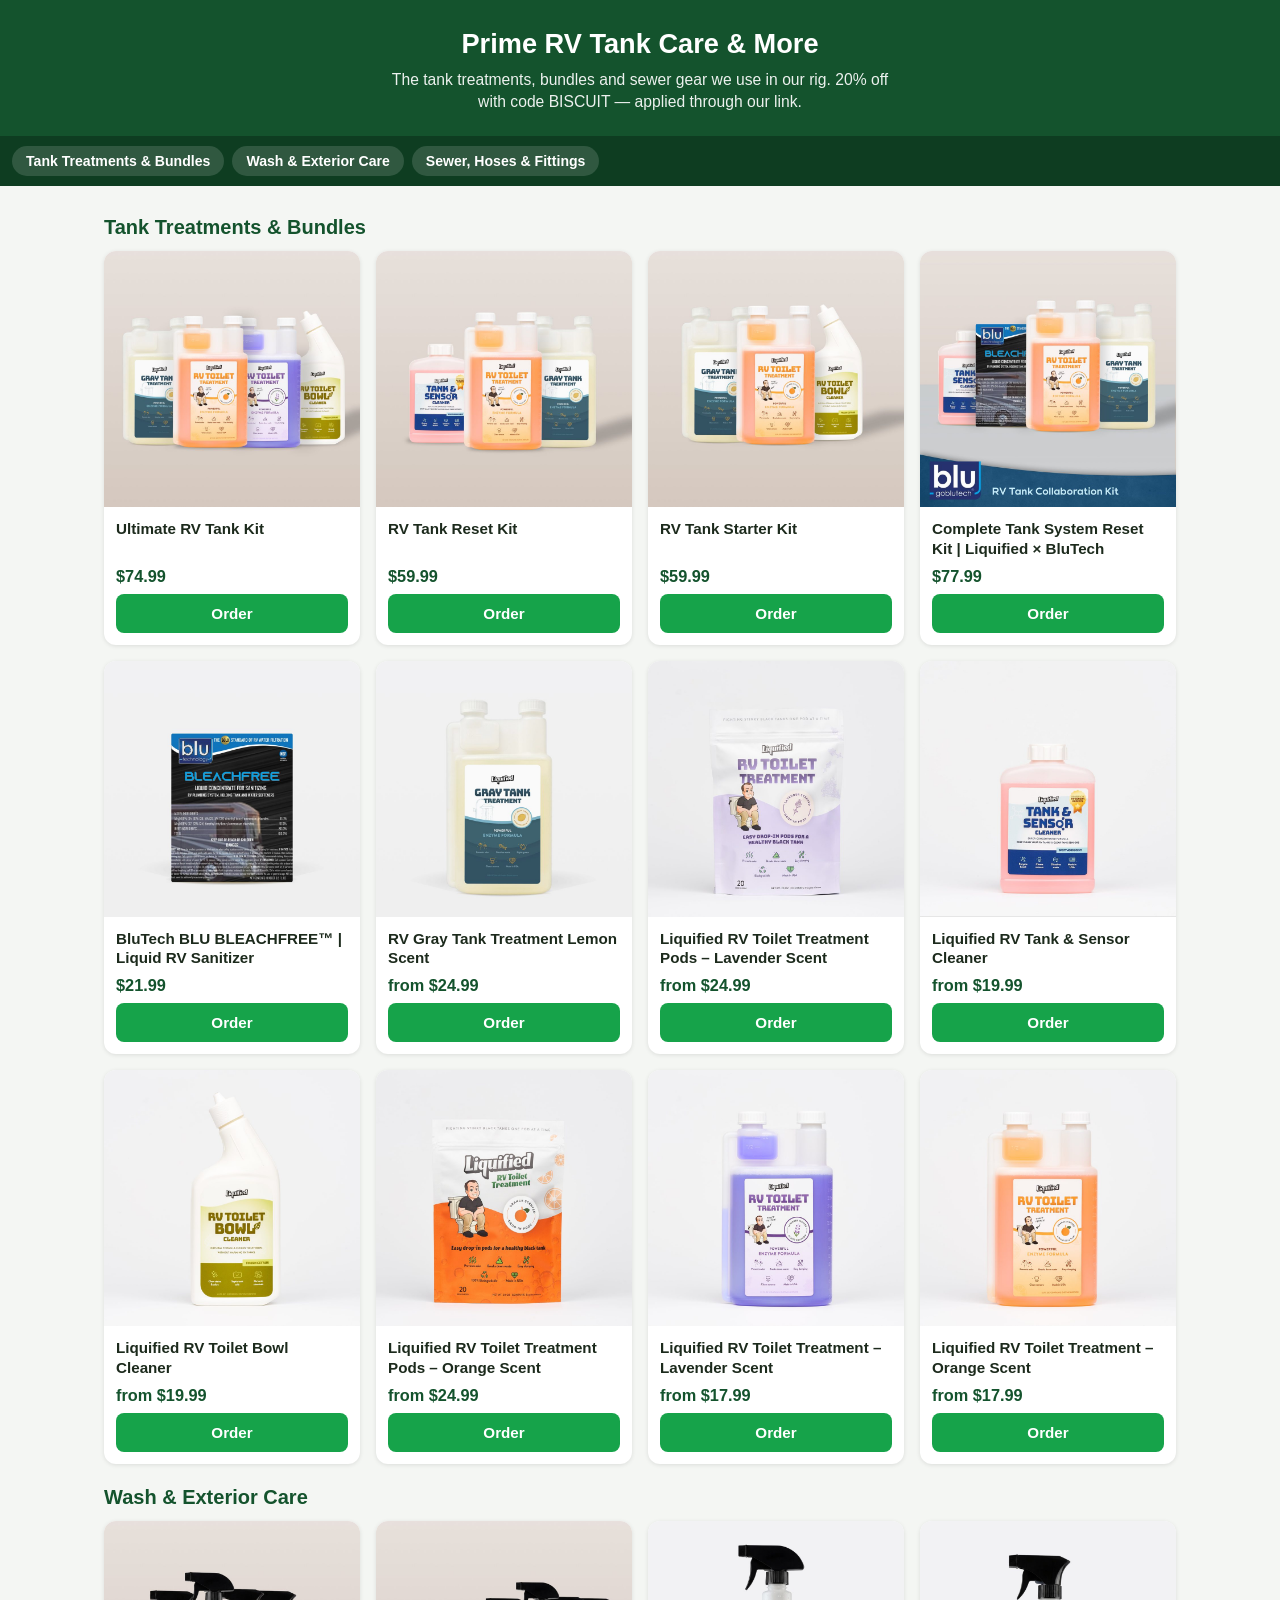
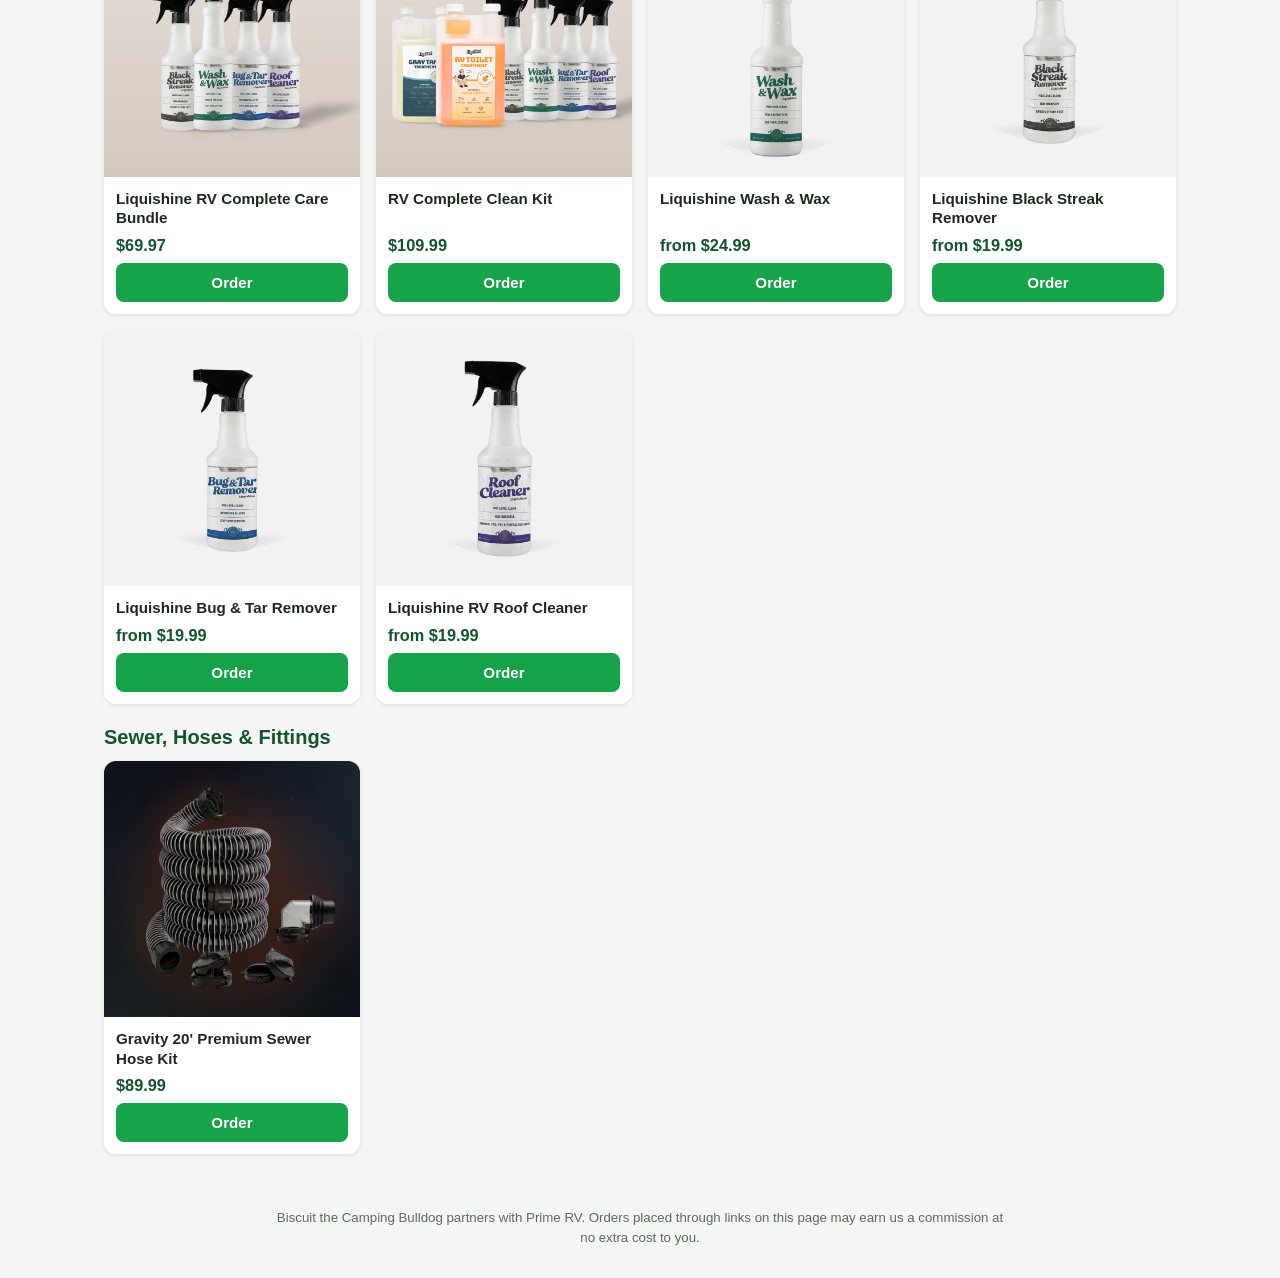
<file: primerv/index.html>
<!DOCTYPE html>
<html lang="en">
<head>
<meta charset="UTF-8">
<meta name="viewport" content="width=device-width, initial-scale=1.0">
<title>Prime RV (Liquified) Tank Treatments, Bundles &amp; Sewer Gear — 20% Off Code BISCUIT</title>
<meta name="description" content="Shop Prime RV (Liquified) tank treatments, money-saving bundles, wash and sewer gear — the products we use in our own rig. Get 20% off with code BISCUIT.">
<style>
  * { margin:0; padding:0; box-sizing:border-box; }
  body { font-family: -apple-system, BlinkMacSystemFont, "Segoe UI", Roboto, Arial, sans-serif; background:#f4f6f3; color:#1c2a1c; }
  header { background:#14532d; color:#fff; text-align:center; padding:28px 16px 22px; }
  header h1 { font-size:1.7rem; line-height:1.2; margin-bottom:8px; }
  header p { font-size:0.98rem; opacity:0.92; max-width:520px; margin:0 auto; line-height:1.45; }
  nav.chips { position:sticky; top:0; z-index:10; background:#0e3d21; display:flex; gap:8px; overflow-x:auto; padding:10px 12px; -webkit-overflow-scrolling:touch; }
  nav.chips a { flex:0 0 auto; color:#fff; text-decoration:none; background:rgba(255,255,255,0.14); padding:7px 14px; border-radius:999px; font-size:0.88rem; font-weight:600; }
  main { max-width:1100px; margin:0 auto; padding:8px 14px 10px; }
  section { padding-top:22px; }
  section h2 { font-size:1.25rem; margin-bottom:12px; color:#14532d; }
  .grid { display:grid; grid-template-columns:repeat(2, 1fr); gap:12px; }
  @media (min-width:700px) { .grid { grid-template-columns:repeat(3, 1fr); gap:16px; } }
  @media (min-width:1000px) { .grid { grid-template-columns:repeat(4, 1fr); } }
  .card { background:#fff; border-radius:12px; overflow:hidden; box-shadow:0 1px 4px rgba(0,0,0,0.10); display:flex; flex-direction:column; }
  .card img { width:100%; aspect-ratio:1/1; object-fit:cover; display:block; background:#e8ece8; }
  .card-body { padding:12px; display:flex; flex-direction:column; gap:8px; flex:1; }
  .card h3 { font-size:0.95rem; line-height:1.3; font-weight:600; }
  .price { font-size:1.02rem; font-weight:700; color:#14532d; margin-top:auto; }
  .order-btn { display:block; text-align:center; background:#16a34a; color:#fff; text-decoration:none; font-weight:700; padding:11px 10px; border-radius:8px; font-size:0.95rem; }
  .order-btn:active { background:#15803d; }
  footer { max-width:760px; margin:26px auto 0; padding:18px 16px 30px; text-align:center; font-size:0.83rem; color:#5b6b5b; line-height:1.5; }
</style>
<link rel="canonical" href="https://primerv.biscuitthecampingbulldog.com/">
<meta name="robots" content="index, follow, max-image-preview:large, max-snippet:-1">
<meta property="og:type" content="website">
<meta property="og:site_name" content="Biscuit the Camping Bulldog — Prime RV Shop">
<meta property="og:title" content="Prime RV (Liquified) Tank Treatments, Bundles &amp; Sewer Gear — 20% Off Code BISCUIT">
<meta property="og:description" content="Shop Prime RV (Liquified) tank treatments, money-saving bundles, wash and sewer gear — the products we use in our own rig. Get 20% off with code BISCUIT.">
<meta property="og:url" content="https://primerv.biscuitthecampingbulldog.com/">
<meta property="og:image" content="https://primerv.biscuitthecampingbulldog.com/images/ultimate-rv-tank-bundle.jpg">
<meta property="og:image:alt" content="Ultimate RV Tank Kit">
<meta name="twitter:card" content="summary_large_image">
<meta name="twitter:title" content="Prime RV (Liquified) Tank Treatments, Bundles &amp; Sewer Gear — 20% Off Code BISCUIT">
<meta name="twitter:description" content="Shop Prime RV (Liquified) tank treatments, money-saving bundles, wash and sewer gear — the products we use in our own rig. Get 20% off with code BISCUIT.">
<meta name="twitter:image" content="https://primerv.biscuitthecampingbulldog.com/images/ultimate-rv-tank-bundle.jpg">
<script type="application/ld+json">
{
  "@context": "https://schema.org",
  "@type": "ItemList",
  "name": "Prime RV (Liquified) tank treatments, bundles, wash and sewer gear",
  "url": "https://primerv.biscuitthecampingbulldog.com/",
  "numberOfItems": 19,
  "itemListElement": [
    {
      "@type": "ListItem",
      "position": 1,
      "item": {
        "@type": "Product",
        "name": "Ultimate RV Tank Kit",
        "image": "https://primerv.biscuitthecampingbulldog.com/images/ultimate-rv-tank-bundle.jpg",
        "url": "https://primerv.com/BISCUIT",
        "offers": {
          "@type": "Offer",
          "url": "https://primerv.com/BISCUIT",
          "priceCurrency": "USD",
          "price": "74.99",
          "availability": "https://schema.org/InStock"
        }
      }
    },
    {
      "@type": "ListItem",
      "position": 2,
      "item": {
        "@type": "Product",
        "name": "RV Tank Reset Kit",
        "image": "https://primerv.biscuitthecampingbulldog.com/images/tank-reset-bundle.jpg",
        "url": "https://primerv.com/BISCUIT",
        "offers": {
          "@type": "Offer",
          "url": "https://primerv.com/BISCUIT",
          "priceCurrency": "USD",
          "price": "59.99",
          "availability": "https://schema.org/InStock"
        }
      }
    },
    {
      "@type": "ListItem",
      "position": 3,
      "item": {
        "@type": "Product",
        "name": "RV Tank Starter Kit",
        "image": "https://primerv.biscuitthecampingbulldog.com/images/rv-tank-starter-kit.jpg",
        "url": "https://primerv.com/BISCUIT",
        "offers": {
          "@type": "Offer",
          "url": "https://primerv.com/BISCUIT",
          "priceCurrency": "USD",
          "price": "59.99",
          "availability": "https://schema.org/InStock"
        }
      }
    },
    {
      "@type": "ListItem",
      "position": 4,
      "item": {
        "@type": "Product",
        "name": "Complete Tank System Reset Kit | Liquified × BluTech",
        "image": "https://primerv.biscuitthecampingbulldog.com/images/complete-tank-system-reset-kit.jpg",
        "url": "https://primerv.com/BISCUIT",
        "offers": {
          "@type": "Offer",
          "url": "https://primerv.com/BISCUIT",
          "priceCurrency": "USD",
          "price": "77.99",
          "availability": "https://schema.org/InStock"
        }
      }
    },
    {
      "@type": "ListItem",
      "position": 5,
      "item": {
        "@type": "Product",
        "name": "BluTech BLU BLEACHFREE™ | Liquid RV Sanitizer",
        "image": "https://primerv.biscuitthecampingbulldog.com/images/blutech-blu-bleachfree-liquid-rv-sanitizer.jpg",
        "url": "https://primerv.com/BISCUIT",
        "offers": {
          "@type": "Offer",
          "url": "https://primerv.com/BISCUIT",
          "priceCurrency": "USD",
          "price": "21.99",
          "availability": "https://schema.org/InStock"
        }
      }
    },
    {
      "@type": "ListItem",
      "position": 6,
      "item": {
        "@type": "Product",
        "name": "RV Gray Tank Treatment Lemon Scent",
        "image": "https://primerv.biscuitthecampingbulldog.com/images/rv-gray-tank-treatment-lemon-scent.jpg",
        "url": "https://primerv.com/BISCUIT",
        "offers": {
          "@type": "Offer",
          "url": "https://primerv.com/BISCUIT",
          "priceCurrency": "USD",
          "price": "24.99",
          "availability": "https://schema.org/InStock"
        }
      }
    },
    {
      "@type": "ListItem",
      "position": 7,
      "item": {
        "@type": "Product",
        "name": "Liquified RV Toilet Treatment Pods – Lavender Scent",
        "image": "https://primerv.biscuitthecampingbulldog.com/images/liquified-lavender-rv-toilet-treatment-drop-ins.jpg",
        "url": "https://primerv.com/BISCUIT",
        "offers": {
          "@type": "Offer",
          "url": "https://primerv.com/BISCUIT",
          "priceCurrency": "USD",
          "price": "24.99",
          "availability": "https://schema.org/InStock"
        }
      }
    },
    {
      "@type": "ListItem",
      "position": 8,
      "item": {
        "@type": "Product",
        "name": "Liquified RV Tank & Sensor Cleaner",
        "image": "https://primerv.biscuitthecampingbulldog.com/images/rv-tank-and-sensor-cleaner.jpg",
        "url": "https://primerv.com/BISCUIT",
        "offers": {
          "@type": "Offer",
          "url": "https://primerv.com/BISCUIT",
          "priceCurrency": "USD",
          "price": "19.99",
          "availability": "https://schema.org/InStock"
        }
      }
    },
    {
      "@type": "ListItem",
      "position": 9,
      "item": {
        "@type": "Product",
        "name": "Liquified RV Toilet Bowl Cleaner",
        "image": "https://primerv.biscuitthecampingbulldog.com/images/rv-toilet-bowl-cleaner.jpg",
        "url": "https://primerv.com/BISCUIT",
        "offers": {
          "@type": "Offer",
          "url": "https://primerv.com/BISCUIT",
          "priceCurrency": "USD",
          "price": "19.99",
          "availability": "https://schema.org/InStock"
        }
      }
    },
    {
      "@type": "ListItem",
      "position": 10,
      "item": {
        "@type": "Product",
        "name": "Liquified RV Toilet Treatment Pods – Orange Scent",
        "image": "https://primerv.biscuitthecampingbulldog.com/images/liquified-rv-toilet-treatment-drop-ins-orange-scent.jpg",
        "url": "https://primerv.com/BISCUIT",
        "offers": {
          "@type": "Offer",
          "url": "https://primerv.com/BISCUIT",
          "priceCurrency": "USD",
          "price": "24.99",
          "availability": "https://schema.org/InStock"
        }
      }
    },
    {
      "@type": "ListItem",
      "position": 11,
      "item": {
        "@type": "Product",
        "name": "Liquified RV Toilet Treatment – Lavender Scent",
        "image": "https://primerv.biscuitthecampingbulldog.com/images/liquified-rv-toilet-treatment-lavender-scent.jpg",
        "url": "https://primerv.com/BISCUIT",
        "offers": {
          "@type": "Offer",
          "url": "https://primerv.com/BISCUIT",
          "priceCurrency": "USD",
          "price": "17.99",
          "availability": "https://schema.org/InStock"
        }
      }
    },
    {
      "@type": "ListItem",
      "position": 12,
      "item": {
        "@type": "Product",
        "name": "Liquified RV Toilet Treatment – Orange Scent",
        "image": "https://primerv.biscuitthecampingbulldog.com/images/liquified-rv-toilet-treatment-orange-scent.jpg",
        "url": "https://primerv.com/BISCUIT",
        "offers": {
          "@type": "Offer",
          "url": "https://primerv.com/BISCUIT",
          "priceCurrency": "USD",
          "price": "17.99",
          "availability": "https://schema.org/InStock"
        }
      }
    },
    {
      "@type": "ListItem",
      "position": 13,
      "item": {
        "@type": "Product",
        "name": "Liquishine RV Complete Care Bundle",
        "image": "https://primerv.biscuitthecampingbulldog.com/images/liquishine-rv-complete-care-bundle-1.jpg",
        "url": "https://primerv.com/BISCUIT",
        "offers": {
          "@type": "Offer",
          "url": "https://primerv.com/BISCUIT",
          "priceCurrency": "USD",
          "price": "69.97",
          "availability": "https://schema.org/InStock"
        }
      }
    },
    {
      "@type": "ListItem",
      "position": 14,
      "item": {
        "@type": "Product",
        "name": "RV Complete Clean Kit",
        "image": "https://primerv.biscuitthecampingbulldog.com/images/rv-complete-clean-kit.jpg",
        "url": "https://primerv.com/BISCUIT",
        "offers": {
          "@type": "Offer",
          "url": "https://primerv.com/BISCUIT",
          "priceCurrency": "USD",
          "price": "109.99",
          "availability": "https://schema.org/InStock"
        }
      }
    },
    {
      "@type": "ListItem",
      "position": 15,
      "item": {
        "@type": "Product",
        "name": "Liquishine Wash & Wax",
        "image": "https://primerv.biscuitthecampingbulldog.com/images/liquishine-wash-wax-20-fl-oz-fnsku.jpg",
        "url": "https://primerv.com/BISCUIT",
        "offers": {
          "@type": "Offer",
          "url": "https://primerv.com/BISCUIT",
          "priceCurrency": "USD",
          "price": "24.99",
          "availability": "https://schema.org/InStock"
        }
      }
    },
    {
      "@type": "ListItem",
      "position": 16,
      "item": {
        "@type": "Product",
        "name": "Liquishine Black Streak Remover",
        "image": "https://primerv.biscuitthecampingbulldog.com/images/liquishine-black-streak-remover.jpg",
        "url": "https://primerv.com/BISCUIT",
        "offers": {
          "@type": "Offer",
          "url": "https://primerv.com/BISCUIT",
          "priceCurrency": "USD",
          "price": "19.99",
          "availability": "https://schema.org/InStock"
        }
      }
    },
    {
      "@type": "ListItem",
      "position": 17,
      "item": {
        "@type": "Product",
        "name": "Liquishine Bug & Tar Remover",
        "image": "https://primerv.biscuitthecampingbulldog.com/images/liquishine-bug-tar-remover.jpg",
        "url": "https://primerv.com/BISCUIT",
        "offers": {
          "@type": "Offer",
          "url": "https://primerv.com/BISCUIT",
          "priceCurrency": "USD",
          "price": "19.99",
          "availability": "https://schema.org/InStock"
        }
      }
    },
    {
      "@type": "ListItem",
      "position": 18,
      "item": {
        "@type": "Product",
        "name": "Liquishine RV Roof Cleaner",
        "image": "https://primerv.biscuitthecampingbulldog.com/images/liquishine-roof-cleaner.jpg",
        "url": "https://primerv.com/BISCUIT",
        "offers": {
          "@type": "Offer",
          "url": "https://primerv.com/BISCUIT",
          "priceCurrency": "USD",
          "price": "19.99",
          "availability": "https://schema.org/InStock"
        }
      }
    },
    {
      "@type": "ListItem",
      "position": 19,
      "item": {
        "@type": "Product",
        "name": "Gravity 20' Premium Sewer Hose Kit",
        "image": "https://primerv.biscuitthecampingbulldog.com/images/gravity-20-premium-sewer-hose-kit.jpg",
        "url": "https://primerv.com/BISCUIT",
        "offers": {
          "@type": "Offer",
          "url": "https://primerv.com/BISCUIT",
          "priceCurrency": "USD",
          "price": "89.99",
          "availability": "https://schema.org/InStock"
        }
      }
    }
  ]
}
</script>
<!-- Google Analytics (Biscuit's account). Counts visits to this shop and its order-button taps (added 2026-11-07). -->
<script async src="https://www.googletagmanager.com/gtag/js?id=G-T6H2CSSG6B"></script>
<script>
  window.dataLayer = window.dataLayer || [];
  function gtag(){dataLayer.push(arguments);}
  gtag('js', new Date());
  /* Denise's, Jeff's and Claude's own devices: open this shop once with ?biscuit_internal=on to leave that device out of the counts. */
  try {
    var bqi = new URLSearchParams(location.search).get('biscuit_internal');
    if (bqi === 'on') localStorage.setItem('biscuit_internal', '1');
    if (bqi === 'off') localStorage.removeItem('biscuit_internal');
    if (localStorage.getItem('biscuit_internal') === '1') gtag('set', { traffic_type: 'internal' });
  } catch (e) {}
  gtag('config', 'G-T6H2CSSG6B');
  document.addEventListener('click', function (e) {
    var a = e.target.closest && e.target.closest('a[href]');
    if (!a || a.host === location.host) return;
    var card = a.closest('article, .card');
    var h = card && card.querySelector('h3');
    gtag('event', 'shop_order_click', {
      shop: 'Prime RV',
      product: h ? h.textContent.trim().slice(0, 100) : a.textContent.trim().slice(0, 100),
      link_url: a.href,
      transport_type: 'beacon'
    });
  });
</script>
</head>
<body>
<header>
  <h1>Prime RV Tank Care &amp; More</h1>
  <p>The tank treatments, bundles and sewer gear we use in our rig. 20% off with code BISCUIT — applied through our link.</p>
</header>
<nav class="chips">
      <a href="#tank">Tank Treatments &amp; Bundles</a>
      <a href="#wash">Wash &amp; Exterior Care</a>
      <a href="#sewer">Sewer, Hoses &amp; Fittings</a>
</nav>
<main>
  <section id="tank">
    <h2>Tank Treatments &amp; Bundles</h2>
    <div class="grid">
    <article class="card">
      <img src="images/ultimate-rv-tank-bundle.jpg" alt="Ultimate RV Tank Kit" loading="lazy">
      <div class="card-body">
        <h3>Ultimate RV Tank Kit</h3>
        <p class="price">$74.99</p>
        <a class="order-btn" href="https://primerv.com/BISCUIT" target="_blank" rel="noopener">Order</a>
      </div>
    </article>
    <article class="card">
      <img src="images/tank-reset-bundle.jpg" alt="RV Tank Reset Kit" loading="lazy">
      <div class="card-body">
        <h3>RV Tank Reset Kit</h3>
        <p class="price">$59.99</p>
        <a class="order-btn" href="https://primerv.com/BISCUIT" target="_blank" rel="noopener">Order</a>
      </div>
    </article>
    <article class="card">
      <img src="images/rv-tank-starter-kit.jpg" alt="RV Tank Starter Kit" loading="lazy">
      <div class="card-body">
        <h3>RV Tank Starter Kit</h3>
        <p class="price">$59.99</p>
        <a class="order-btn" href="https://primerv.com/BISCUIT" target="_blank" rel="noopener">Order</a>
      </div>
    </article>
    <article class="card">
      <img src="images/complete-tank-system-reset-kit.jpg" alt="Complete Tank System Reset Kit | Liquified × BluTech" loading="lazy">
      <div class="card-body">
        <h3>Complete Tank System Reset Kit | Liquified × BluTech</h3>
        <p class="price">$77.99</p>
        <a class="order-btn" href="https://primerv.com/BISCUIT" target="_blank" rel="noopener">Order</a>
      </div>
    </article>
    <article class="card">
      <img src="images/blutech-blu-bleachfree-liquid-rv-sanitizer.jpg" alt="BluTech BLU BLEACHFREE™ | Liquid RV Sanitizer" loading="lazy">
      <div class="card-body">
        <h3>BluTech BLU BLEACHFREE™ | Liquid RV Sanitizer</h3>
        <p class="price">$21.99</p>
        <a class="order-btn" href="https://primerv.com/BISCUIT" target="_blank" rel="noopener">Order</a>
      </div>
    </article>
    <article class="card">
      <img src="images/rv-gray-tank-treatment-lemon-scent.jpg" alt="RV Gray Tank Treatment Lemon Scent" loading="lazy">
      <div class="card-body">
        <h3>RV Gray Tank Treatment Lemon Scent</h3>
        <p class="price">from $24.99</p>
        <a class="order-btn" href="https://primerv.com/BISCUIT" target="_blank" rel="noopener">Order</a>
      </div>
    </article>
    <article class="card">
      <img src="images/liquified-lavender-rv-toilet-treatment-drop-ins.jpg" alt="Liquified RV Toilet Treatment Pods – Lavender Scent" loading="lazy">
      <div class="card-body">
        <h3>Liquified RV Toilet Treatment Pods – Lavender Scent</h3>
        <p class="price">from $24.99</p>
        <a class="order-btn" href="https://primerv.com/BISCUIT" target="_blank" rel="noopener">Order</a>
      </div>
    </article>
    <article class="card">
      <img src="images/rv-tank-and-sensor-cleaner.jpg" alt="Liquified RV Tank &amp; Sensor Cleaner" loading="lazy">
      <div class="card-body">
        <h3>Liquified RV Tank &amp; Sensor Cleaner</h3>
        <p class="price">from $19.99</p>
        <a class="order-btn" href="https://primerv.com/BISCUIT" target="_blank" rel="noopener">Order</a>
      </div>
    </article>
    <article class="card">
      <img src="images/rv-toilet-bowl-cleaner.jpg" alt="Liquified RV Toilet Bowl Cleaner" loading="lazy">
      <div class="card-body">
        <h3>Liquified RV Toilet Bowl Cleaner</h3>
        <p class="price">from $19.99</p>
        <a class="order-btn" href="https://primerv.com/BISCUIT" target="_blank" rel="noopener">Order</a>
      </div>
    </article>
    <article class="card">
      <img src="images/liquified-rv-toilet-treatment-drop-ins-orange-scent.jpg" alt="Liquified RV Toilet Treatment Pods – Orange Scent" loading="lazy">
      <div class="card-body">
        <h3>Liquified RV Toilet Treatment Pods – Orange Scent</h3>
        <p class="price">from $24.99</p>
        <a class="order-btn" href="https://primerv.com/BISCUIT" target="_blank" rel="noopener">Order</a>
      </div>
    </article>
    <article class="card">
      <img src="images/liquified-rv-toilet-treatment-lavender-scent.jpg" alt="Liquified RV Toilet Treatment – Lavender Scent" loading="lazy">
      <div class="card-body">
        <h3>Liquified RV Toilet Treatment – Lavender Scent</h3>
        <p class="price">from $17.99</p>
        <a class="order-btn" href="https://primerv.com/BISCUIT" target="_blank" rel="noopener">Order</a>
      </div>
    </article>
    <article class="card">
      <img src="images/liquified-rv-toilet-treatment-orange-scent.jpg" alt="Liquified RV Toilet Treatment – Orange Scent" loading="lazy">
      <div class="card-body">
        <h3>Liquified RV Toilet Treatment – Orange Scent</h3>
        <p class="price">from $17.99</p>
        <a class="order-btn" href="https://primerv.com/BISCUIT" target="_blank" rel="noopener">Order</a>
      </div>
    </article>
    </div>
  </section>
  <section id="wash">
    <h2>Wash &amp; Exterior Care</h2>
    <div class="grid">
    <article class="card">
      <img src="images/liquishine-rv-complete-care-bundle-1.jpg" alt="Liquishine RV Complete Care Bundle" loading="lazy">
      <div class="card-body">
        <h3>Liquishine RV Complete Care Bundle</h3>
        <p class="price">$69.97</p>
        <a class="order-btn" href="https://primerv.com/BISCUIT" target="_blank" rel="noopener">Order</a>
      </div>
    </article>
    <article class="card">
      <img src="images/rv-complete-clean-kit.jpg" alt="RV Complete Clean Kit" loading="lazy">
      <div class="card-body">
        <h3>RV Complete Clean Kit</h3>
        <p class="price">$109.99</p>
        <a class="order-btn" href="https://primerv.com/BISCUIT" target="_blank" rel="noopener">Order</a>
      </div>
    </article>
    <article class="card">
      <img src="images/liquishine-wash-wax-20-fl-oz-fnsku.jpg" alt="Liquishine Wash &amp; Wax" loading="lazy">
      <div class="card-body">
        <h3>Liquishine Wash &amp; Wax</h3>
        <p class="price">from $24.99</p>
        <a class="order-btn" href="https://primerv.com/BISCUIT" target="_blank" rel="noopener">Order</a>
      </div>
    </article>
    <article class="card">
      <img src="images/liquishine-black-streak-remover.jpg" alt="Liquishine Black Streak Remover" loading="lazy">
      <div class="card-body">
        <h3>Liquishine Black Streak Remover</h3>
        <p class="price">from $19.99</p>
        <a class="order-btn" href="https://primerv.com/BISCUIT" target="_blank" rel="noopener">Order</a>
      </div>
    </article>
    <article class="card">
      <img src="images/liquishine-bug-tar-remover.jpg" alt="Liquishine Bug &amp; Tar Remover" loading="lazy">
      <div class="card-body">
        <h3>Liquishine Bug &amp; Tar Remover</h3>
        <p class="price">from $19.99</p>
        <a class="order-btn" href="https://primerv.com/BISCUIT" target="_blank" rel="noopener">Order</a>
      </div>
    </article>
    <article class="card">
      <img src="images/liquishine-roof-cleaner.jpg" alt="Liquishine RV Roof Cleaner" loading="lazy">
      <div class="card-body">
        <h3>Liquishine RV Roof Cleaner</h3>
        <p class="price">from $19.99</p>
        <a class="order-btn" href="https://primerv.com/BISCUIT" target="_blank" rel="noopener">Order</a>
      </div>
    </article>
    </div>
  </section>
  <section id="sewer">
    <h2>Sewer, Hoses &amp; Fittings</h2>
    <div class="grid">
    <article class="card">
      <img src="images/gravity-20-premium-sewer-hose-kit.jpg" alt="Gravity 20&#x27; Premium Sewer Hose Kit" loading="lazy">
      <div class="card-body">
        <h3>Gravity 20&#x27; Premium Sewer Hose Kit</h3>
        <p class="price">$89.99</p>
        <a class="order-btn" href="https://primerv.com/BISCUIT" target="_blank" rel="noopener">Order</a>
      </div>
    </article>
    </div>
  </section>
</main>
<footer>
  <p>Biscuit the Camping Bulldog partners with Prime RV. Orders placed through links on this page may earn us a commission at no extra cost to you.</p>
</footer>
</body>
</html>
</file>
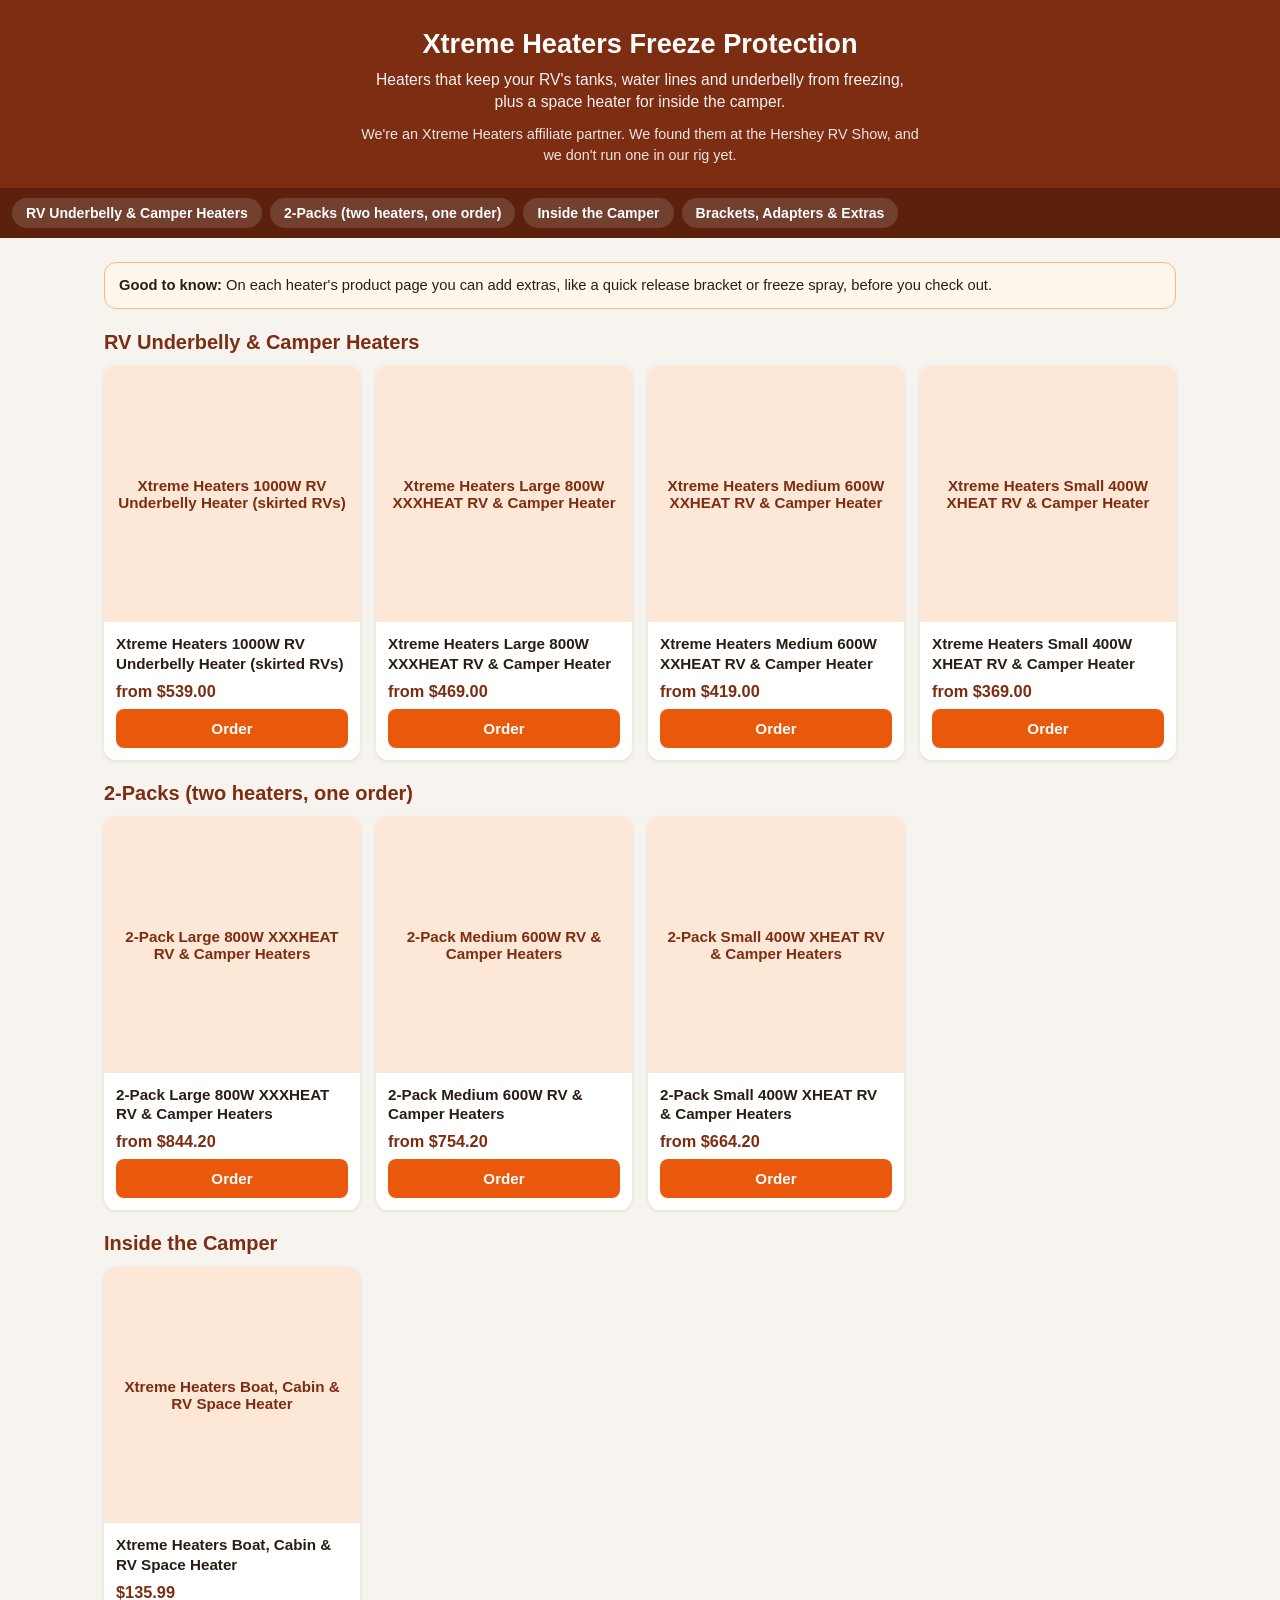
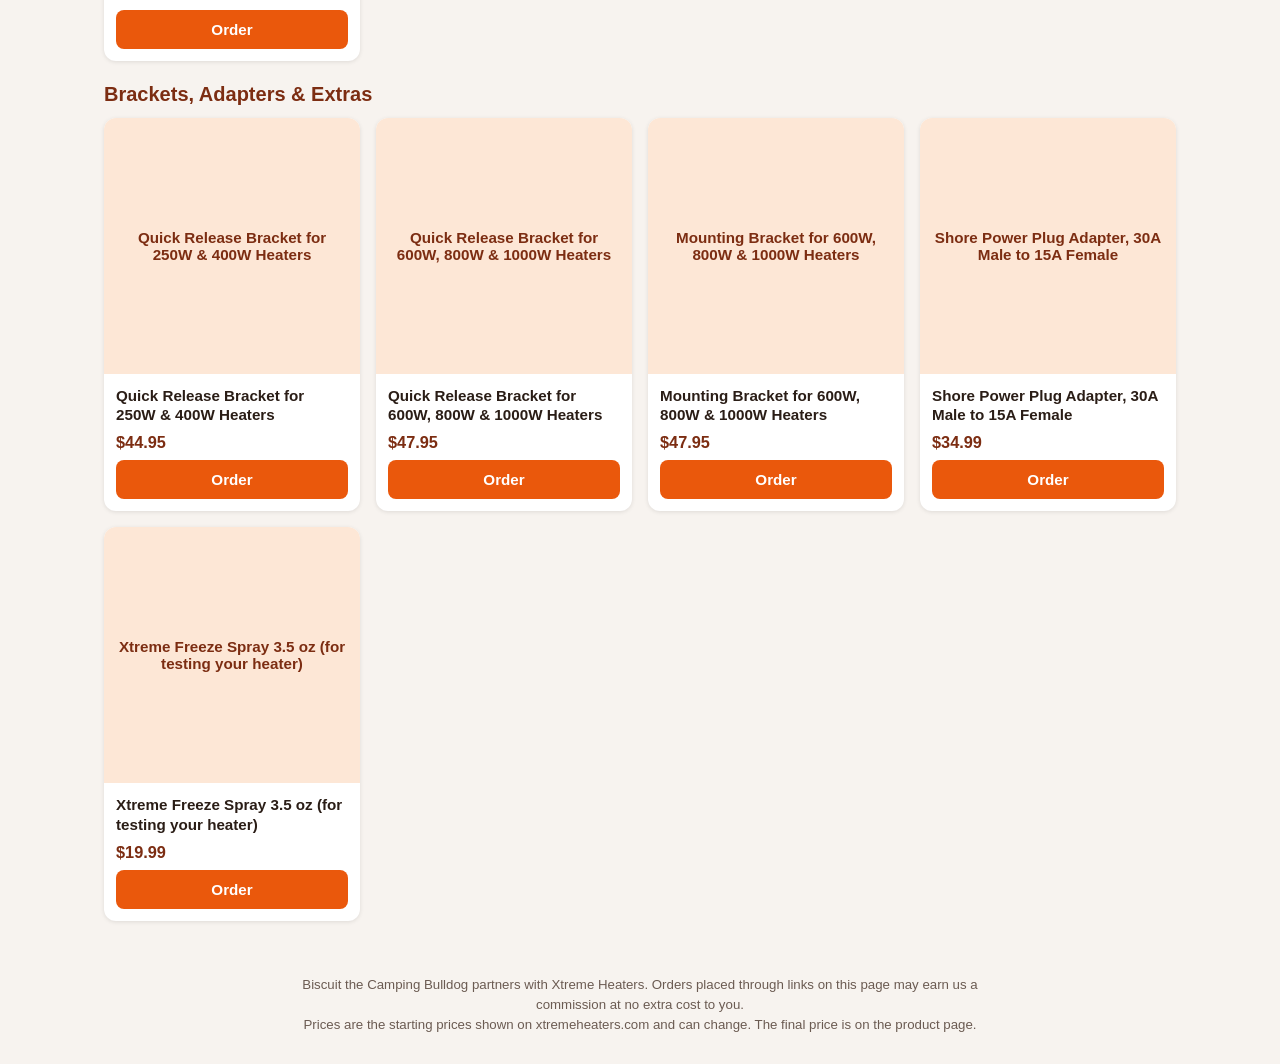
<file: xtremeheaters/index.html>
<!DOCTYPE html>
<html lang="en">
<head>
<meta charset="UTF-8">
<meta name="viewport" content="width=device-width, initial-scale=1.0">
<title>Xtreme Heaters RV Underbelly &amp; Camper Heaters — Freeze Protection Shop</title>
<meta name="description" content="Shop Xtreme Heaters RV underbelly, camper and space heaters, 2-packs, brackets and adapters to keep tanks and water lines from freezing this winter.">
<style>
  * { margin:0; padding:0; box-sizing:border-box; }
  body { font-family: -apple-system, BlinkMacSystemFont, "Segoe UI", Roboto, Arial, sans-serif; background:#f7f3ef; color:#2a1d16; }
  header { background:#7c2d12; color:#fff; text-align:center; padding:28px 16px 22px; }
  header h1 { font-size:1.7rem; line-height:1.2; margin-bottom:8px; }
  header p { font-size:0.98rem; opacity:0.94; max-width:560px; margin:0 auto; line-height:1.45; }
  header p.honest { margin-top:10px; font-size:0.9rem; opacity:0.88; }
  nav.chips { position:sticky; top:0; z-index:10; background:#5c210d; display:flex; gap:8px; overflow-x:auto; padding:10px 12px; -webkit-overflow-scrolling:touch; }
  nav.chips a { flex:0 0 auto; color:#fff; text-decoration:none; background:rgba(255,255,255,0.14); padding:7px 14px; border-radius:999px; font-size:0.88rem; font-weight:600; }
  main { max-width:1100px; margin:0 auto; padding:8px 14px 10px; }
  .tip { background:#fff7ed; border:1px solid #fdba74; border-radius:12px; padding:12px 14px; margin-top:16px; font-size:0.92rem; line-height:1.45; }
  section { padding-top:22px; }
  section h2 { font-size:1.25rem; margin-bottom:12px; color:#7c2d12; }
  .grid { display:grid; grid-template-columns:repeat(2, 1fr); gap:12px; }
  @media (min-width:700px) { .grid { grid-template-columns:repeat(3, 1fr); gap:16px; } }
  @media (min-width:1000px) { .grid { grid-template-columns:repeat(4, 1fr); } }
  .card { background:#fff; border-radius:12px; overflow:hidden; box-shadow:0 1px 4px rgba(0,0,0,0.10); display:flex; flex-direction:column; }
  .card img { width:100%; aspect-ratio:1/1; object-fit:contain; display:block; background:#fff; padding:6px; }
  .card .noimg { width:100%; aspect-ratio:1/1; display:flex; align-items:center; justify-content:center; text-align:center; padding:12px; background:#fde7d6; color:#7c2d12; font-weight:700; font-size:0.95rem; }
  .card-body { padding:12px; display:flex; flex-direction:column; gap:8px; flex:1; }
  .card h3 { font-size:0.95rem; line-height:1.3; font-weight:600; }
  .price { font-size:1.02rem; font-weight:700; color:#7c2d12; margin-top:auto; }
  .order-btn { display:block; text-align:center; background:#ea580c; color:#fff; text-decoration:none; font-weight:700; padding:11px 10px; border-radius:8px; font-size:0.95rem; }
  .order-btn:active { background:#c2410c; }
  footer { max-width:760px; margin:26px auto 0; padding:18px 16px 30px; text-align:center; font-size:0.83rem; color:#6b5b52; line-height:1.5; }
</style>
<script>
  function imgFail(img) {
    var alt = img.getAttribute('data-alt');
    if (alt) { img.removeAttribute('data-alt'); img.src = alt; return; }
    var d = document.createElement('div'); d.className = 'noimg'; d.textContent = img.alt.replace(/&amp;/g,'&');
    img.replaceWith(d);
  }
</script>
<link rel="canonical" href="https://biscuitthecampingbulldog.com/xtremeheaters/">
<meta name="robots" content="index, follow, max-image-preview:large, max-snippet:-1">
<meta property="og:type" content="website">
<meta property="og:site_name" content="Biscuit the Camping Bulldog — Xtreme Heaters Shop">
<meta property="og:title" content="Xtreme Heaters RV Underbelly &amp; Camper Heaters — Freeze Protection Shop">
<meta property="og:description" content="Shop Xtreme Heaters RV underbelly, camper and space heaters, 2-packs, brackets and adapters to keep tanks and water lines from freezing this winter.">
<meta property="og:url" content="https://biscuitthecampingbulldog.com/xtremeheaters/">
<meta property="og:image" content="https://cdn.shopify.com/s/files/1/0431/3110/9532/files/Photoroom_005_20250107_183746B.jpg?v=1778771863">
<meta property="og:image:alt" content="Xtreme Heaters 1000W RV underbelly heater">
<meta name="twitter:card" content="summary_large_image">
<meta name="twitter:title" content="Xtreme Heaters RV Underbelly &amp; Camper Heaters — Freeze Protection Shop">
<meta name="twitter:description" content="Shop Xtreme Heaters RV underbelly, camper and space heaters, 2-packs, brackets and adapters to keep tanks and water lines from freezing this winter.">
<meta name="twitter:image" content="https://cdn.shopify.com/s/files/1/0431/3110/9532/files/Photoroom_005_20250107_183746B.jpg?v=1778771863">
<script type="application/ld+json">
{
  "@context": "https://schema.org",
  "@type": "ItemList",
  "name": "Xtreme Heaters RV underbelly, camper and space heaters, brackets and extras",
  "url": "https://biscuitthecampingbulldog.com/xtremeheaters/",
  "numberOfItems": 13,
  "itemListElement": [
    {
      "@type": "ListItem",
      "position": 1,
      "item": {
        "@type": "Product",
        "name": "Xtreme Heaters 1000W RV Underbelly Heater (skirted RVs)",
        "image": "https://cdn.shopify.com/s/files/1/0431/3110/9532/files/Photoroom_005_20250107_183746B.jpg?v=1778771863",
        "url": "https://xtremeheaters.com/products/1000w-rv-heater?ref=Biscuit",
        "brand": {
          "@type": "Brand",
          "name": "Xtreme Heaters"
        },
        "offers": {
          "@type": "Offer",
          "url": "https://xtremeheaters.com/products/1000w-rv-heater?ref=Biscuit",
          "priceCurrency": "USD",
          "price": "539.00"
        }
      }
    },
    {
      "@type": "ListItem",
      "position": 2,
      "item": {
        "@type": "Product",
        "name": "Xtreme Heaters Large 800W XXXHEAT RV & Camper Heater",
        "image": "https://cdn.shopify.com/s/files/1/0431/3110/9532/files/9D94FABD-7123-40D8-828B-8AEE97EDC673.jpg?v=1724593273",
        "url": "https://xtremeheaters.com/products/xtreme-heaters-large-800w-xxxheat-rv-heater?ref=Biscuit",
        "brand": {
          "@type": "Brand",
          "name": "Xtreme Heaters"
        },
        "offers": {
          "@type": "Offer",
          "url": "https://xtremeheaters.com/products/xtreme-heaters-large-800w-xxxheat-rv-heater?ref=Biscuit",
          "priceCurrency": "USD",
          "price": "469.00"
        }
      }
    },
    {
      "@type": "ListItem",
      "position": 3,
      "item": {
        "@type": "Product",
        "name": "Xtreme Heaters Medium 600W XXHEAT RV & Camper Heater",
        "image": "https://cdn.shopify.com/s/files/1/0431/3110/9532/files/FCB390A5-296F-411D-9AC0-213C8306D0C9.jpg?v=1724603213",
        "url": "https://xtremeheaters.com/products/xtreme-heaters-medium-600w-xxheat-rv-heater?ref=Biscuit",
        "brand": {
          "@type": "Brand",
          "name": "Xtreme Heaters"
        },
        "offers": {
          "@type": "Offer",
          "url": "https://xtremeheaters.com/products/xtreme-heaters-medium-600w-xxheat-rv-heater?ref=Biscuit",
          "priceCurrency": "USD",
          "price": "419.00"
        }
      }
    },
    {
      "@type": "ListItem",
      "position": 4,
      "item": {
        "@type": "Product",
        "name": "Xtreme Heaters Small 400W XHEAT RV & Camper Heater",
        "image": "https://cdn.shopify.com/s/files/1/0431/3110/9532/files/FE81A0CC-D89D-4B69-89AD-023C0F114CD6.jpg?v=1724593176",
        "url": "https://xtremeheaters.com/products/xtreme-heaters-small-400w-xheat-rv-heater?ref=Biscuit",
        "brand": {
          "@type": "Brand",
          "name": "Xtreme Heaters"
        },
        "offers": {
          "@type": "Offer",
          "url": "https://xtremeheaters.com/products/xtreme-heaters-small-400w-xheat-rv-heater?ref=Biscuit",
          "priceCurrency": "USD",
          "price": "369.00"
        }
      }
    },
    {
      "@type": "ListItem",
      "position": 5,
      "item": {
        "@type": "Product",
        "name": "2-Pack Large 800W XXXHEAT RV & Camper Heaters",
        "image": "https://cdn.shopify.com/s/files/1/0431/3110/9532/files/Photoroom_000_20240829_132233.jpg?v=1730161183",
        "url": "https://xtremeheaters.com/products/two-xtreme-heaters-large-800w-xxxheat-rv-heater?ref=Biscuit",
        "brand": {
          "@type": "Brand",
          "name": "Xtreme Heaters"
        },
        "offers": {
          "@type": "Offer",
          "url": "https://xtremeheaters.com/products/two-xtreme-heaters-large-800w-xxxheat-rv-heater?ref=Biscuit",
          "priceCurrency": "USD",
          "price": "844.20"
        }
      }
    },
    {
      "@type": "ListItem",
      "position": 6,
      "item": {
        "@type": "Product",
        "name": "2-Pack Medium 600W RV & Camper Heaters",
        "image": "https://cdn.shopify.com/s/files/1/0431/3110/9532/files/Photoroom_000_20240829_132233.jpg?v=1730161183",
        "url": "https://xtremeheaters.com/products/two-xtreme-heaters-medium-600w-xheat-rv-heater?ref=Biscuit",
        "brand": {
          "@type": "Brand",
          "name": "Xtreme Heaters"
        },
        "offers": {
          "@type": "Offer",
          "url": "https://xtremeheaters.com/products/two-xtreme-heaters-medium-600w-xheat-rv-heater?ref=Biscuit",
          "priceCurrency": "USD",
          "price": "754.20"
        }
      }
    },
    {
      "@type": "ListItem",
      "position": 7,
      "item": {
        "@type": "Product",
        "name": "2-Pack Small 400W XHEAT RV & Camper Heaters",
        "image": "https://cdn.shopify.com/s/files/1/0431/3110/9532/files/Photoroom_005_20240829_132233.jpg?v=1730161128",
        "url": "https://xtremeheaters.com/products/two-xtreme-heaters-small-400w-xheat-rv-heater?ref=Biscuit",
        "brand": {
          "@type": "Brand",
          "name": "Xtreme Heaters"
        },
        "offers": {
          "@type": "Offer",
          "url": "https://xtremeheaters.com/products/two-xtreme-heaters-small-400w-xheat-rv-heater?ref=Biscuit",
          "priceCurrency": "USD",
          "price": "664.20"
        }
      }
    },
    {
      "@type": "ListItem",
      "position": 8,
      "item": {
        "@type": "Product",
        "name": "Xtreme Heaters Boat, Cabin & RV Space Heater",
        "image": "https://cdn.shopify.com/s/files/1/0431/3110/9532/files/Xtreme-_Cabin-Heater-colors.png?v=1759836290",
        "url": "https://xtremeheaters.com/products/xtreme-space-heater?ref=Biscuit",
        "brand": {
          "@type": "Brand",
          "name": "Xtreme Heaters"
        },
        "offers": {
          "@type": "Offer",
          "url": "https://xtremeheaters.com/products/xtreme-space-heater?ref=Biscuit",
          "priceCurrency": "USD",
          "price": "135.99"
        }
      }
    },
    {
      "@type": "ListItem",
      "position": 9,
      "item": {
        "@type": "Product",
        "name": "Quick Release Bracket for 250W & 400W Heaters",
        "image": "https://cdn.shopify.com/s/files/1/0431/3110/9532/products/XH-3-4.4_ccd05553-7c14-4304-ad16-e7fec91f7353.png?v=1722868869",
        "url": "https://xtremeheaters.com/products/quick-release-bracket-small-for-300w-heater?ref=Biscuit",
        "brand": {
          "@type": "Brand",
          "name": "Xtreme Heaters"
        },
        "offers": {
          "@type": "Offer",
          "url": "https://xtremeheaters.com/products/quick-release-bracket-small-for-300w-heater?ref=Biscuit",
          "priceCurrency": "USD",
          "price": "44.95"
        }
      }
    },
    {
      "@type": "ListItem",
      "position": 10,
      "item": {
        "@type": "Product",
        "name": "Quick Release Bracket for 600W, 800W & 1000W Heaters",
        "image": "https://cdn.shopify.com/s/files/1/0431/3110/9532/products/XH-3-4.4.png?v=1722868858",
        "url": "https://xtremeheaters.com/products/quick-release-bracket-for-med450w-large600w?ref=Biscuit",
        "brand": {
          "@type": "Brand",
          "name": "Xtreme Heaters"
        },
        "offers": {
          "@type": "Offer",
          "url": "https://xtremeheaters.com/products/quick-release-bracket-for-med450w-large600w?ref=Biscuit",
          "priceCurrency": "USD",
          "price": "47.95"
        }
      }
    },
    {
      "@type": "ListItem",
      "position": 11,
      "item": {
        "@type": "Product",
        "name": "Mounting Bracket for 600W, 800W & 1000W Heaters",
        "image": "https://cdn.shopify.com/s/files/1/0431/3110/9532/files/Photoroom_022_20240731_175018.jpg?v=1722531635",
        "url": "https://xtremeheaters.com/products/mounting-bracket-for-600-800-1000w-heaters?ref=Biscuit",
        "brand": {
          "@type": "Brand",
          "name": "Xtreme Heaters"
        },
        "offers": {
          "@type": "Offer",
          "url": "https://xtremeheaters.com/products/mounting-bracket-for-600-800-1000w-heaters?ref=Biscuit",
          "priceCurrency": "USD",
          "price": "47.95"
        }
      }
    },
    {
      "@type": "ListItem",
      "position": 12,
      "item": {
        "@type": "Product",
        "name": "Shore Power Plug Adapter, 30A Male to 15A Female",
        "image": "https://cdn.shopify.com/s/files/1/0431/3110/9532/files/31n5aPQWqNL.jpg?v=1783025801",
        "url": "https://xtremeheaters.com/products/xtreme-heaters-shore-power-plug-adapter-30a-125v-male-to-15a-125v-female-straight-connector?ref=Biscuit",
        "brand": {
          "@type": "Brand",
          "name": "Xtreme Heaters"
        },
        "offers": {
          "@type": "Offer",
          "url": "https://xtremeheaters.com/products/xtreme-heaters-shore-power-plug-adapter-30a-125v-male-to-15a-125v-female-straight-connector?ref=Biscuit",
          "priceCurrency": "USD",
          "price": "34.99"
        }
      }
    },
    {
      "@type": "ListItem",
      "position": 13,
      "item": {
        "@type": "Product",
        "name": "Xtreme Freeze Spray 3.5 oz (for testing your heater)",
        "image": "https://cdn.shopify.com/s/files/1/0431/3110/9532/files/Instant-Cooling-Freeze-Spray-for-RV-and-Boat-Heater-Diagnostics.jpg?v=1758744834",
        "url": "https://xtremeheaters.com/products/xtreme-freeze-spray?ref=Biscuit",
        "brand": {
          "@type": "Brand",
          "name": "Xtreme Heaters"
        },
        "offers": {
          "@type": "Offer",
          "url": "https://xtremeheaters.com/products/xtreme-freeze-spray?ref=Biscuit",
          "priceCurrency": "USD",
          "price": "19.99"
        }
      }
    }
  ]
}
</script>
<!-- Google Analytics (Biscuit's account). Counts visits to this shop and its order-button taps (added 2026-11-07). -->
<script async src="https://www.googletagmanager.com/gtag/js?id=G-T6H2CSSG6B"></script>
<script>
  window.dataLayer = window.dataLayer || [];
  function gtag(){dataLayer.push(arguments);}
  gtag('js', new Date());
  /* Denise's, Jeff's and Claude's own devices: open this shop once with ?biscuit_internal=on to leave that device out of the counts. */
  try {
    var bqi = new URLSearchParams(location.search).get('biscuit_internal');
    if (bqi === 'on') localStorage.setItem('biscuit_internal', '1');
    if (bqi === 'off') localStorage.removeItem('biscuit_internal');
    if (localStorage.getItem('biscuit_internal') === '1') gtag('set', { traffic_type: 'internal' });
  } catch (e) {}
  gtag('config', 'G-T6H2CSSG6B');
  document.addEventListener('click', function (e) {
    var a = e.target.closest && e.target.closest('a[href]');
    if (!a || a.host === location.host) return;
    var card = a.closest('article, .card');
    var h = card && card.querySelector('h3');
    gtag('event', 'shop_order_click', {
      shop: 'Xtreme Heaters',
      product: h ? h.textContent.trim().slice(0, 100) : a.textContent.trim().slice(0, 100),
      link_url: a.href,
      transport_type: 'beacon'
    });
  });
</script>
</head>
<body>
<header>
  <h1>Xtreme Heaters Freeze Protection</h1>
  <p>Heaters that keep your RV's tanks, water lines and underbelly from freezing, plus a space heater for inside the camper.</p>
  <p class="honest">We're an Xtreme Heaters affiliate partner. We found them at the Hershey RV Show, and we don't run one in our rig yet.</p>
</header>
<nav class="chips">
      <a href="#rv">RV Underbelly &amp; Camper Heaters</a>
      <a href="#twopacks">2-Packs (two heaters, one order)</a>
      <a href="#inside">Inside the Camper</a>
      <a href="#extras">Brackets, Adapters &amp; Extras</a>
</nav>
<main>
  <p class="tip"><strong>Good to know:</strong> On each heater's product page you can add extras, like a quick release bracket or freeze spray, before you check out.</p>
  <section id="rv">
    <h2>RV Underbelly &amp; Camper Heaters</h2>
    <div class="grid">
    <article class="card">
      <img src="https://cdn.shopify.com/s/files/1/0431/3110/9532/files/Photoroom_005_20250107_183746B.jpg?v=1778771863" alt="Xtreme Heaters 1000W RV Underbelly Heater (skirted RVs)" loading="lazy" referrerpolicy="no-referrer" onerror="imgFail(this)" />
      <div class="card-body">
        <h3>Xtreme Heaters 1000W RV Underbelly Heater (skirted RVs)</h3>
        <p class="price">from $539.00</p>
        <a class="order-btn" href="https://xtremeheaters.com/products/1000w-rv-heater?ref=Biscuit" target="_blank" rel="sponsored noopener">Order</a>
      </div>
    </article>
    <article class="card">
      <img src="https://cdn.shopify.com/s/files/1/0431/3110/9532/files/9D94FABD-7123-40D8-828B-8AEE97EDC673.jpg?v=1724593273" alt="Xtreme Heaters Large 800W XXXHEAT RV &amp; Camper Heater" loading="lazy" referrerpolicy="no-referrer" onerror="imgFail(this)" />
      <div class="card-body">
        <h3>Xtreme Heaters Large 800W XXXHEAT RV &amp; Camper Heater</h3>
        <p class="price">from $469.00</p>
        <a class="order-btn" href="https://xtremeheaters.com/products/xtreme-heaters-large-800w-xxxheat-rv-heater?ref=Biscuit" target="_blank" rel="sponsored noopener">Order</a>
      </div>
    </article>
    <article class="card">
      <img src="https://cdn.shopify.com/s/files/1/0431/3110/9532/files/FCB390A5-296F-411D-9AC0-213C8306D0C9.jpg?v=1724603213" alt="Xtreme Heaters Medium 600W XXHEAT RV &amp; Camper Heater" loading="lazy" referrerpolicy="no-referrer" onerror="imgFail(this)" />
      <div class="card-body">
        <h3>Xtreme Heaters Medium 600W XXHEAT RV &amp; Camper Heater</h3>
        <p class="price">from $419.00</p>
        <a class="order-btn" href="https://xtremeheaters.com/products/xtreme-heaters-medium-600w-xxheat-rv-heater?ref=Biscuit" target="_blank" rel="sponsored noopener">Order</a>
      </div>
    </article>
    <article class="card">
      <img src="https://cdn.shopify.com/s/files/1/0431/3110/9532/files/FE81A0CC-D89D-4B69-89AD-023C0F114CD6.jpg?v=1724593176" alt="Xtreme Heaters Small 400W XHEAT RV &amp; Camper Heater" loading="lazy" referrerpolicy="no-referrer" onerror="imgFail(this)" />
      <div class="card-body">
        <h3>Xtreme Heaters Small 400W XHEAT RV &amp; Camper Heater</h3>
        <p class="price">from $369.00</p>
        <a class="order-btn" href="https://xtremeheaters.com/products/xtreme-heaters-small-400w-xheat-rv-heater?ref=Biscuit" target="_blank" rel="sponsored noopener">Order</a>
      </div>
    </article>
    </div>
  </section>
  <section id="twopacks">
    <h2>2-Packs (two heaters, one order)</h2>
    <div class="grid">
    <article class="card">
      <img src="https://cdn.shopify.com/s/files/1/0431/3110/9532/files/Photoroom_000_20240829_132233.jpg?v=1730161183" alt="2-Pack Large 800W XXXHEAT RV &amp; Camper Heaters" loading="lazy" referrerpolicy="no-referrer" onerror="imgFail(this)" />
      <div class="card-body">
        <h3>2-Pack Large 800W XXXHEAT RV &amp; Camper Heaters</h3>
        <p class="price">from $844.20</p>
        <a class="order-btn" href="https://xtremeheaters.com/products/two-xtreme-heaters-large-800w-xxxheat-rv-heater?ref=Biscuit" target="_blank" rel="sponsored noopener">Order</a>
      </div>
    </article>
    <article class="card">
      <img src="https://cdn.shopify.com/s/files/1/0431/3110/9532/files/Photoroom_000_20240829_132233.jpg?v=1730161183" alt="2-Pack Medium 600W RV &amp; Camper Heaters" loading="lazy" referrerpolicy="no-referrer" onerror="imgFail(this)" />
      <div class="card-body">
        <h3>2-Pack Medium 600W RV &amp; Camper Heaters</h3>
        <p class="price">from $754.20</p>
        <a class="order-btn" href="https://xtremeheaters.com/products/two-xtreme-heaters-medium-600w-xheat-rv-heater?ref=Biscuit" target="_blank" rel="sponsored noopener">Order</a>
      </div>
    </article>
    <article class="card">
      <img src="https://cdn.shopify.com/s/files/1/0431/3110/9532/files/Photoroom_005_20240829_132233.jpg?v=1730161128" data-alt="https://cdn.shopify.com/s/files/1/0431/3110/9532/files/Photoroom_005_20240829_132233.jpg?v=1770480128" alt="2-Pack Small 400W XHEAT RV &amp; Camper Heaters" loading="lazy" referrerpolicy="no-referrer" onerror="imgFail(this)" />
      <div class="card-body">
        <h3>2-Pack Small 400W XHEAT RV &amp; Camper Heaters</h3>
        <p class="price">from $664.20</p>
        <a class="order-btn" href="https://xtremeheaters.com/products/two-xtreme-heaters-small-400w-xheat-rv-heater?ref=Biscuit" target="_blank" rel="sponsored noopener">Order</a>
      </div>
    </article>
    </div>
  </section>
  <section id="inside">
    <h2>Inside the Camper</h2>
    <div class="grid">
    <article class="card">
      <img src="https://cdn.shopify.com/s/files/1/0431/3110/9532/files/Xtreme-_Cabin-Heater-colors.png?v=1759836290" alt="Xtreme Heaters Boat, Cabin &amp; RV Space Heater" loading="lazy" referrerpolicy="no-referrer" onerror="imgFail(this)" />
      <div class="card-body">
        <h3>Xtreme Heaters Boat, Cabin &amp; RV Space Heater</h3>
        <p class="price">$135.99</p>
        <a class="order-btn" href="https://xtremeheaters.com/products/xtreme-space-heater?ref=Biscuit" target="_blank" rel="sponsored noopener">Order</a>
      </div>
    </article>
    </div>
  </section>
  <section id="extras">
    <h2>Brackets, Adapters &amp; Extras</h2>
    <div class="grid">
    <article class="card">
      <img src="https://cdn.shopify.com/s/files/1/0431/3110/9532/products/XH-3-4.4_ccd05553-7c14-4304-ad16-e7fec91f7353.png?v=1722868869" alt="Quick Release Bracket for 250W &amp; 400W Heaters" loading="lazy" referrerpolicy="no-referrer" onerror="imgFail(this)" />
      <div class="card-body">
        <h3>Quick Release Bracket for 250W &amp; 400W Heaters</h3>
        <p class="price">$44.95</p>
        <a class="order-btn" href="https://xtremeheaters.com/products/quick-release-bracket-small-for-300w-heater?ref=Biscuit" target="_blank" rel="sponsored noopener">Order</a>
      </div>
    </article>
    <article class="card">
      <img src="https://cdn.shopify.com/s/files/1/0431/3110/9532/products/XH-3-4.4.png?v=1722868858" alt="Quick Release Bracket for 600W, 800W &amp; 1000W Heaters" loading="lazy" referrerpolicy="no-referrer" onerror="imgFail(this)" />
      <div class="card-body">
        <h3>Quick Release Bracket for 600W, 800W &amp; 1000W Heaters</h3>
        <p class="price">$47.95</p>
        <a class="order-btn" href="https://xtremeheaters.com/products/quick-release-bracket-for-med450w-large600w?ref=Biscuit" target="_blank" rel="sponsored noopener">Order</a>
      </div>
    </article>
    <article class="card">
      <img src="https://cdn.shopify.com/s/files/1/0431/3110/9532/files/Photoroom_022_20240731_175018.jpg?v=1722531635" alt="Mounting Bracket for 600W, 800W &amp; 1000W Heaters" loading="lazy" referrerpolicy="no-referrer" onerror="imgFail(this)" />
      <div class="card-body">
        <h3>Mounting Bracket for 600W, 800W &amp; 1000W Heaters</h3>
        <p class="price">$47.95</p>
        <a class="order-btn" href="https://xtremeheaters.com/products/mounting-bracket-for-600-800-1000w-heaters?ref=Biscuit" target="_blank" rel="sponsored noopener">Order</a>
      </div>
    </article>
    <article class="card">
      <img src="https://cdn.shopify.com/s/files/1/0431/3110/9532/files/31n5aPQWqNL.jpg?v=1783025801" alt="Shore Power Plug Adapter, 30A Male to 15A Female" loading="lazy" referrerpolicy="no-referrer" onerror="imgFail(this)" />
      <div class="card-body">
        <h3>Shore Power Plug Adapter, 30A Male to 15A Female</h3>
        <p class="price">$34.99</p>
        <a class="order-btn" href="https://xtremeheaters.com/products/xtreme-heaters-shore-power-plug-adapter-30a-125v-male-to-15a-125v-female-straight-connector?ref=Biscuit" target="_blank" rel="sponsored noopener">Order</a>
      </div>
    </article>
    <article class="card">
      <img src="https://cdn.shopify.com/s/files/1/0431/3110/9532/files/Instant-Cooling-Freeze-Spray-for-RV-and-Boat-Heater-Diagnostics.jpg?v=1758744834" data-alt="https://cdn.shopify.com/s/files/1/0431/3110/9532/files/Instant-Cooning-Freeze-Spray-for-RV-and-Boat-Heater-Diagnostics.jpg?v=1758744834" alt="Xtreme Freeze Spray 3.5 oz (for testing your heater)" loading="lazy" referrerpolicy="no-referrer" onerror="imgFail(this)" />
      <div class="card-body">
        <h3>Xtreme Freeze Spray 3.5 oz (for testing your heater)</h3>
        <p class="price">$19.99</p>
        <a class="order-btn" href="https://xtremeheaters.com/products/xtreme-freeze-spray?ref=Biscuit" target="_blank" rel="sponsored noopener">Order</a>
      </div>
    </article>
    </div>
  </section>
</main>
<footer>
  <p>Biscuit the Camping Bulldog partners with Xtreme Heaters. Orders placed through links on this page may earn us a commission at no extra cost to you.</p>
  <p>Prices are the starting prices shown on xtremeheaters.com and can change. The final price is on the product page.</p>
</footer>
</body>
</html>
</file>
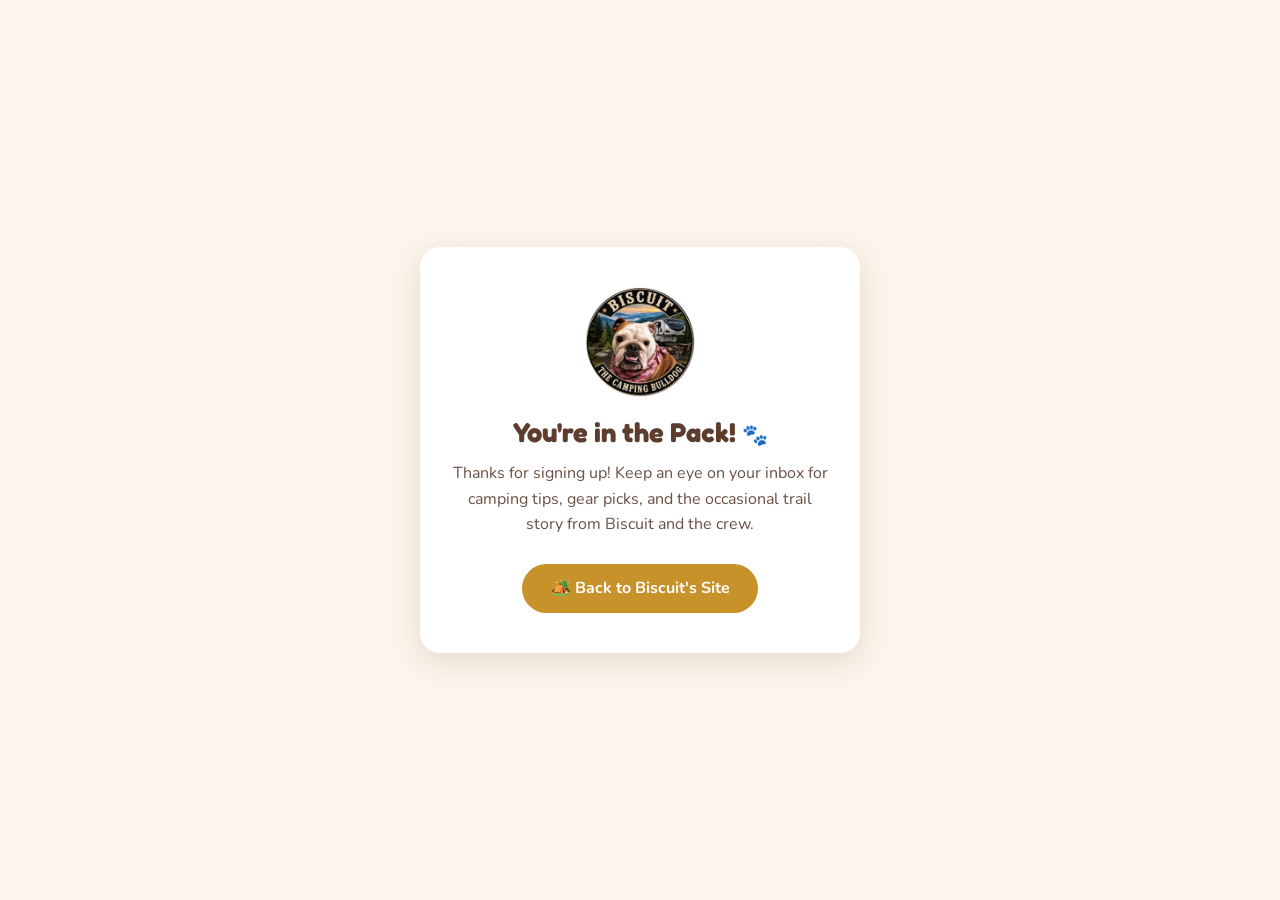
<file: thank-you.html>
<!DOCTYPE html>
<html lang="en">
<head>
<meta charset="UTF-8">
<meta name="viewport" content="width=device-width, initial-scale=1.0">
<title>Thanks for Joining the Pack! 🐾 | Biscuit the Camping Bulldog</title>
<link href="https://fonts.googleapis.com/css2?family=Fredoka+One&family=Nunito:wght@400;600;700;800&display=swap" rel="stylesheet">
<style>
  :root{
    --bark:#5C3D2E; --cream:#FDF6EC; --gold:#C8922A; --white:#FFFFFF;
    --shadow:rgba(92,61,46,0.16);
  }
  *,*::before,*::after{box-sizing:border-box;margin:0;padding:0;}
  body{
    font-family:'Nunito',sans-serif;background:var(--cream);color:var(--bark);
    min-height:100vh;display:flex;align-items:center;justify-content:center;
    padding:1.5rem;text-align:center;
  }
  .card{
    background:var(--white);border-radius:20px;box-shadow:0 8px 32px var(--shadow);
    padding:2.5rem 2rem;max-width:440px;width:100%;
  }
  .logo{width:110px;height:110px;border-radius:50%;margin:0 auto 1.2rem;display:block;}
  h1{font-family:'Fredoka One',cursive;font-size:1.7rem;color:var(--bark);margin-bottom:0.8rem;}
  p{font-size:1rem;line-height:1.6;color:#6b5044;margin-bottom:1.6rem;}
  .btn{
    display:inline-block;background:var(--gold);color:#fff;font-weight:700;
    text-decoration:none;padding:0.85rem 1.8rem;border-radius:999px;font-size:1rem;
  }
  .paw{font-size:1.3rem;}
</style>
<script async src="https://www.googletagmanager.com/gtag/js?id=G-T6H2CSSG6B"></script>
<script>
  window.dataLayer = window.dataLayer || [];
  function gtag(){dataLayer.push(arguments);}
  gtag('js', new Date());
  gtag('config', 'G-T6H2CSSG6B');
</script></head>
<body>
  <div class="card">
    <img class="logo" src="images/biscuit-logo.webp" alt="Biscuit the Camping Bulldog official logo">
    <h1>You're in the Pack! <span class="paw">🐾</span></h1>
    <p>Thanks for signing up! Keep an eye on your inbox for camping tips, gear picks, and the occasional trail story from Biscuit and the crew.</p>
    <a class="btn" href="/">🏕️ Back to Biscuit's Site</a>
  </div>
</body>
</html>
</file>
